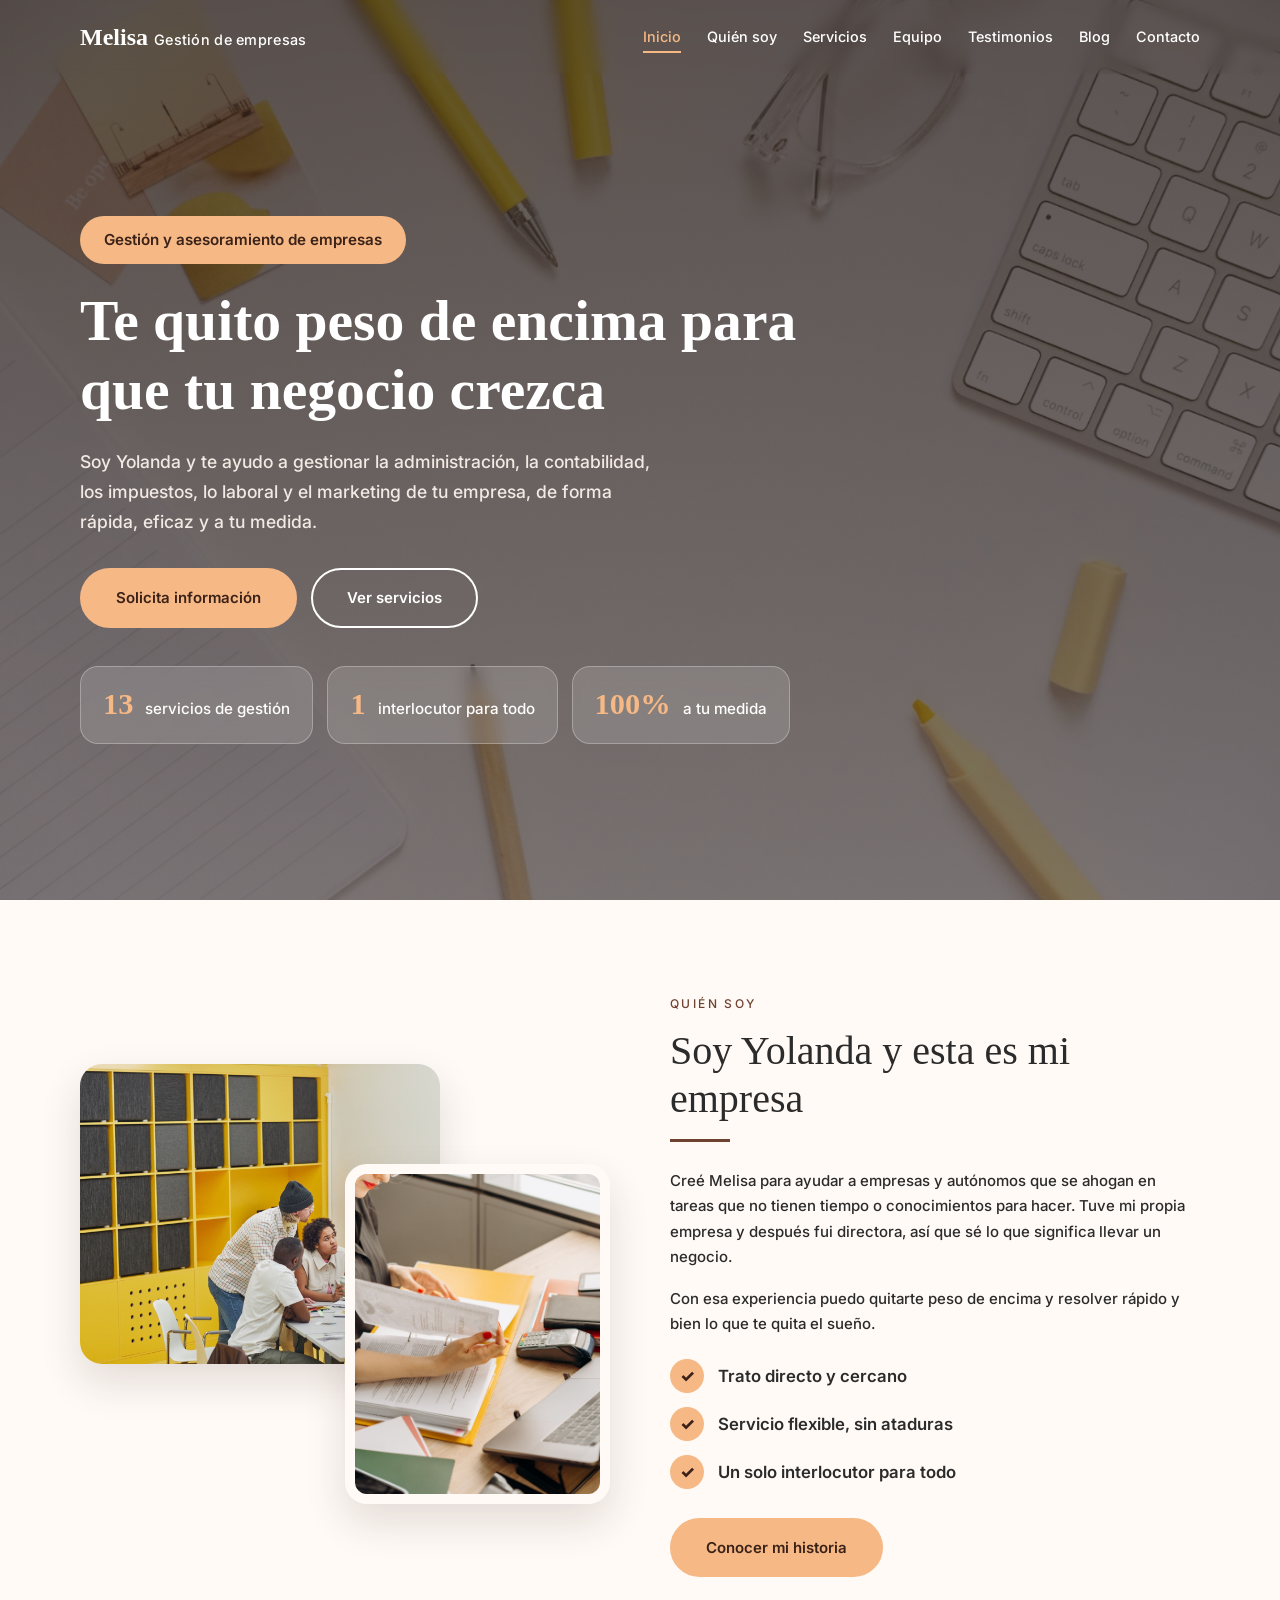
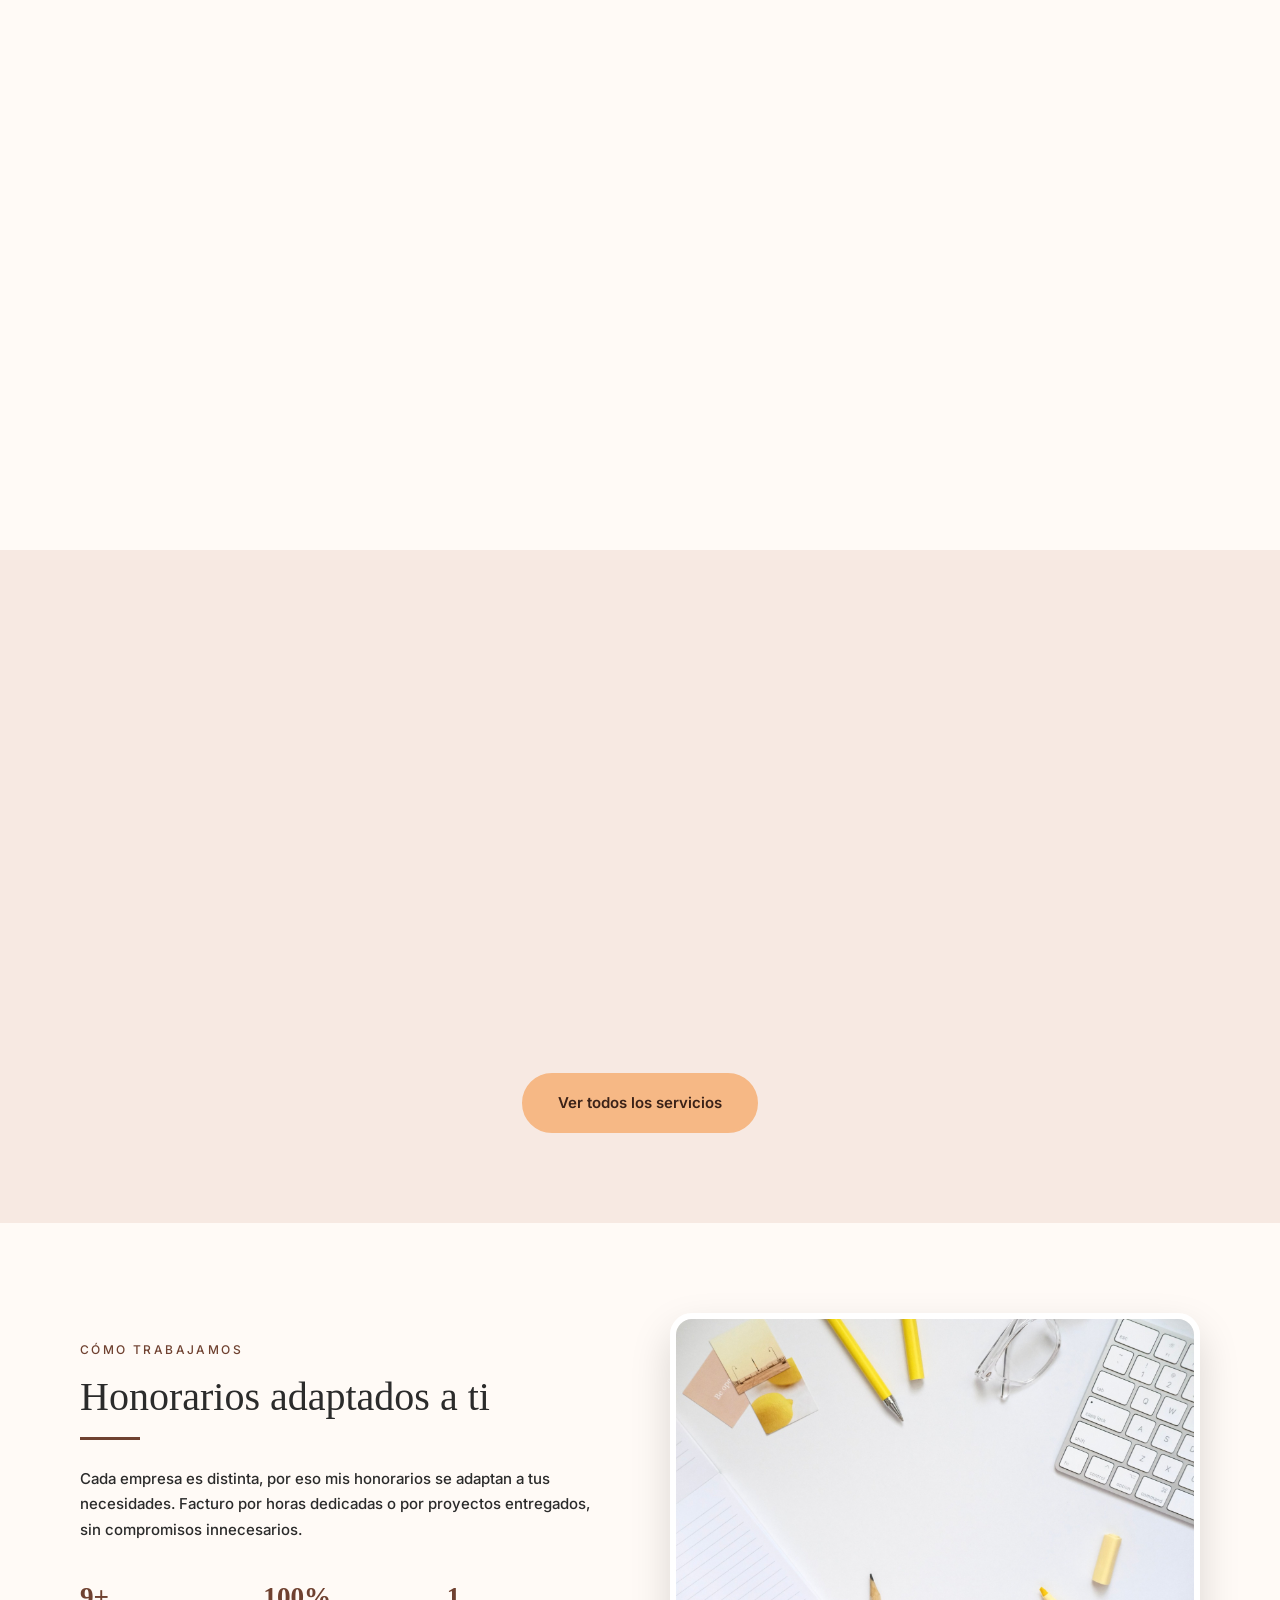
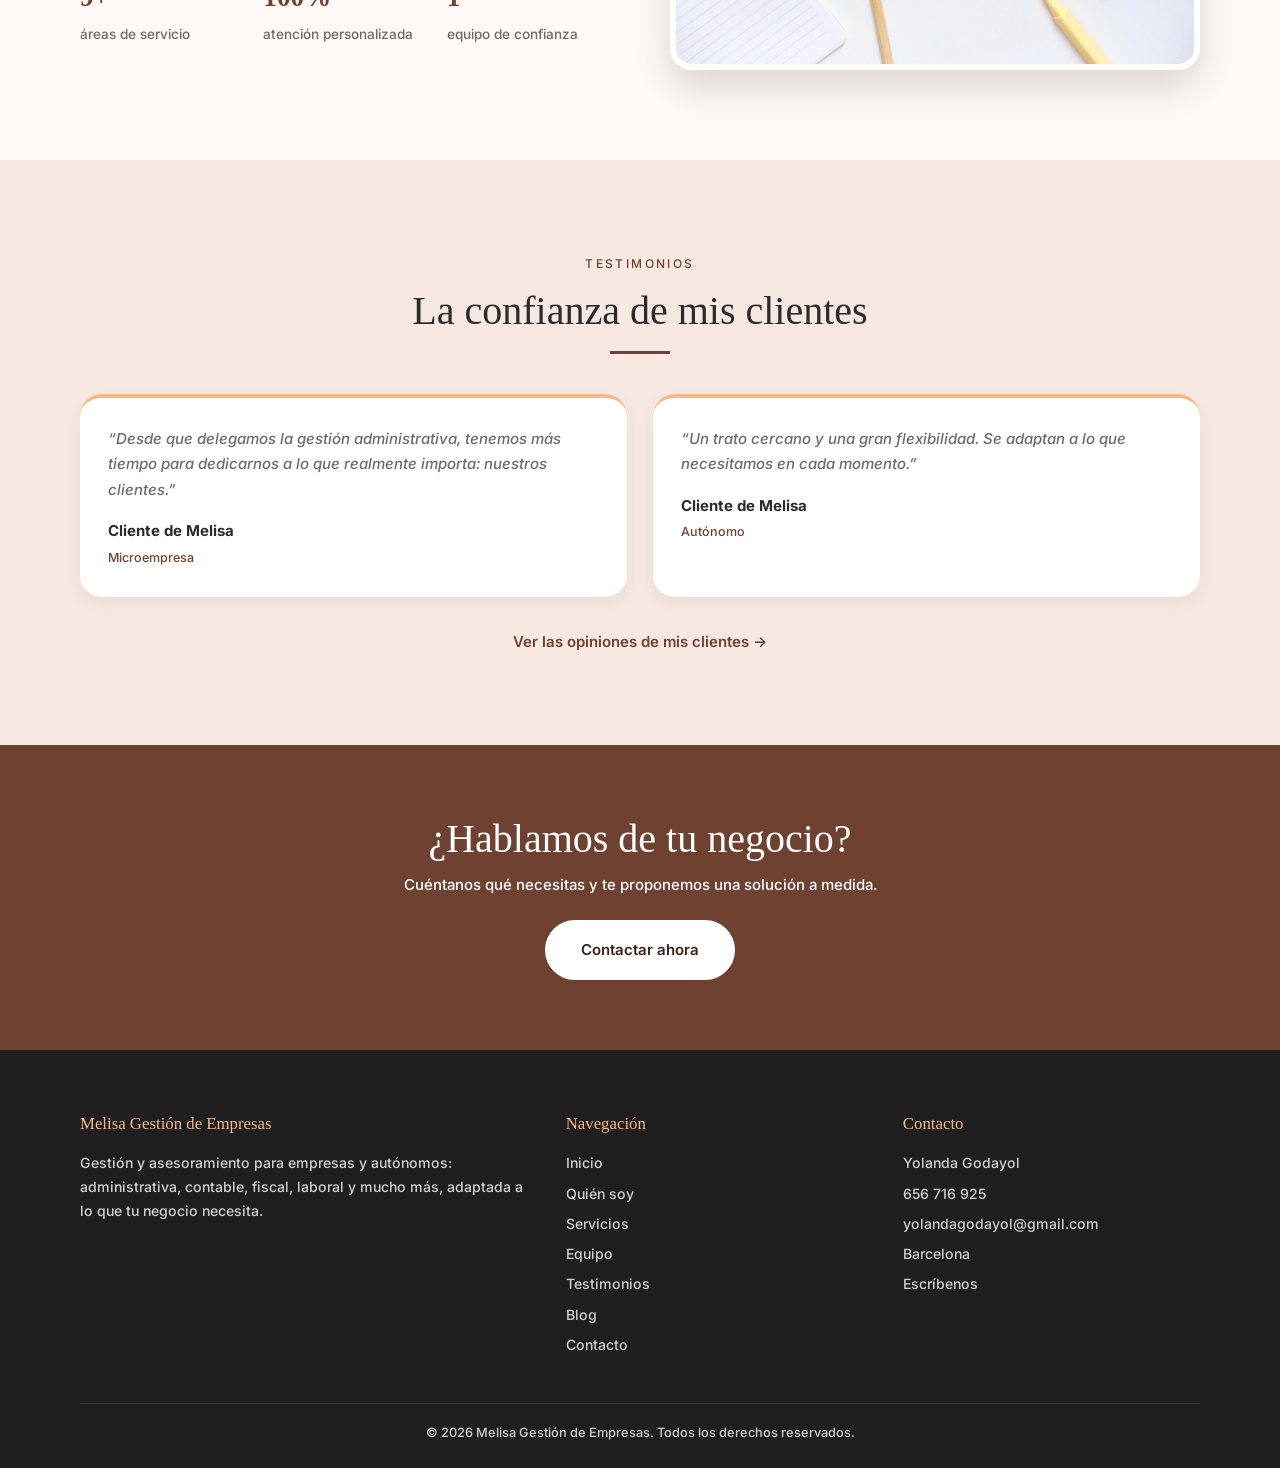
<file: index.html>
<!DOCTYPE html>
<html lang="es">
<head>
<meta charset="UTF-8">
<meta name="viewport" content="width=device-width, initial-scale=1">
<title>Melisa | Gestión y asesoramiento de empresas en Barcelona</title>
<meta name="description" content="Gestión administrativa, contable, fiscal y laboral para autónomos y pymes en Barcelona. Soy Yolanda: te quito peso de encima con un servicio personalizado.">
<meta name="robots" content="index, follow">
<link rel="canonical" href="https://TU-DOMINIO.com/">
<meta property="og:type" content="website">
<meta property="og:locale" content="es_ES">
<meta property="og:site_name" content="Melisa Gestión de Empresas">
<meta property="og:title" content="Melisa | Gestión y asesoramiento de empresas en Barcelona">
<meta property="og:description" content="Gestión administrativa, contable, fiscal y laboral para autónomos y pymes en Barcelona. Soy Yolanda: te quito peso de encima con un servicio personalizado.">
<meta property="og:url" content="https://TU-DOMINIO.com/">
<meta property="og:image" content="https://TU-DOMINIO.com/img/escritorio.jpg">
<script type="application/ld+json">{"@context":"https://schema.org","@type":"ProfessionalService","name":"Melisa Gestión de Empresas","description":"Gestión y asesoramiento para empresas y autónomos","telephone":"+34656716925","email":"yolandagodayol@gmail.com","address":{"@type":"PostalAddress","addressLocality":"Barcelona","addressCountry":"ES"},"url":"https://TU-DOMINIO.com/"}</script>
<link rel="stylesheet" href="css/style.css">
</head>
<body class="home">
<header><div class="contenedor nav">
  <a href="index.html" class="logo">Melisa <span>Gestión de empresas</span></a>
  <nav aria-label="Principal"><ul><li><a href="index.html" class="activo">Inicio</a></li><li><a href="quienes-somos.html">Quién soy</a></li><li><a href="servicios.html">Servicios</a></li><li><a href="equipo.html">Equipo</a></li><li><a href="testimonios.html">Testimonios</a></li><li><a href="blog.html">Blog</a></li><li><a href="contacto.html">Contacto</a></li></ul></nav>
  <button class="burger" aria-label="Abrir menú" aria-expanded="false">&#9776;</button>
</div></header>
<main>

<section class="hero-full">
  <img class="hero-bg" src="img/equipo.jpg" alt="Equipo de trabajo reunido en una oficina luminosa">
  <div class="contenedor">
    <span class="pildora fade">Gestión y asesoramiento de empresas</span>
    <h1 class="fade">Te quito peso de encima para que tu negocio crezca</h1>
    <p class="fade">Soy Yolanda y te ayudo a gestionar la administración, la contabilidad, los impuestos, lo laboral y el marketing de tu empresa, de forma rápida, eficaz y a tu medida.</p>
    <div class="botones fade"><a class="btn" href="contacto.html">Solicita información</a><a class="btn sec" href="servicios.html">Ver servicios</a></div>
    <div class="stats fade"><div class="stat"><b>13</b><span>servicios de gestión</span></div><div class="stat"><b>1</b><span>interlocutor para todo</span></div><div class="stat"><b>100%</b><span>a tu medida</span></div></div>
  </div>
</section>

<section><div class="contenedor dos-col">
  <div class="fotos-dobles inversa fade"><img class="f1" src="img/escritorio.jpg" alt="Escritorio de trabajo con teclado, bolígrafos y cuaderno"><img class="f2" src="img/documentos.jpg" alt="Yolanda revisando documentación de gestión"></div>
  <div class="fade"><span class="etiqueta">Quién soy</span><h2>Soy Yolanda y esta es mi empresa</h2><div class="linea"></div>
  <p>Creé Melisa para ayudar a empresas y autónomos que se ahogan en tareas que no tienen tiempo o conocimientos para hacer. Tuve mi propia empresa y después fui directora, así que sé lo que significa llevar un negocio.</p>
  <p>Con esa experiencia puedo quitarte peso de encima y resolver rápido y bien lo que te quita el sueño.</p>
  <ul class="checks"><li>Trato directo y cercano</li><li>Servicio flexible, sin ataduras</li><li>Un solo interlocutor para todo</li></ul><p style="margin-top:1.8rem"><a class="btn" href="quienes-somos.html">Conocer mi historia</a></p></div>
</div></section>

<section><div class="contenedor dos-col"><div class="fade"><span class="etiqueta">Beneficios</span><h2>¿Por qué externalizar la gestión de tu empresa?</h2><div class="linea"></div><p>Externalizar es encargar ciertas tareas a una persona externa especializada. Así mejoras la eficiencia, reduces costes y puedes centrarte en tu actividad principal.</p><p style="margin-top:1.4rem"><a class="enlace" href="quienes-somos.html">Ver las ventajas de externalizar la gestión →</a></p></div>
<div class="fade"><ul class="lista-ventajas"><li>Acceso a especialistas y experiencia en áreas específicas.</li><li>Reducción de costos operativos y de contratación de personal.</li><li>Mayor flexibilidad para adaptarse a las fluctuaciones del mercado.</li><li>Concentración en actividades de alto valor añadido.</li></ul></div></div></section>
<section class="suave"><div class="contenedor centro">
  <div class="fade"><span class="etiqueta">Servicios</span><h2>Todo lo que tu empresa necesita</h2><div class="linea"></div><p class="lead">Un único equipo para cubrir las áreas de gestión de tu negocio.</p></div>
  <div class="tarjetas" style="text-align:left"><article class="tarjeta fade"><div class="icono">📒</div><h3>Gestión contable y fiscal</h3><p>Asesoramiento y gestión contable y fiscal para empresas.</p></article><article class="tarjeta fade"><div class="icono">👥</div><h3>Gestión laboral</h3><p>Contratos, nóminas y trámites laborales de tu plantilla.</p></article><article class="tarjeta fade"><div class="icono">💶</div><h3>Gestión financiera</h3><p>Control financiero para decidir con información.</p></article></div>
  <p class="fade" style="margin-top:2rem"><a class="btn" href="servicios.html">Ver todos los servicios</a></p>
</div></section>

<section><div class="contenedor dos-col">
  <div class="fade"><span class="etiqueta">Cómo trabajamos</span><h2>Honorarios adaptados a ti</h2><div class="linea"></div>
  <p>Cada empresa es distinta, por eso mis honorarios se adaptan a tus necesidades. Facturo por horas dedicadas o por proyectos entregados, sin compromisos innecesarios.</p>
  <div class="cifras"><div><strong>9+</strong><span>áreas de servicio</span></div><div><strong>100%</strong><span>atención personalizada</span></div><div><strong>1</strong><span>equipo de confianza</span></div></div></div>
  <div class="fade"><img src="img/equipo.jpg" alt="Reunión de equipo en una oficina luminosa" style="box-shadow:0 18px 40px rgba(0,0,0,.15);border:6px solid #fff"></div>
</div></section>

<section class="suave"><div class="contenedor centro">
  <div class="fade"><span class="etiqueta">Testimonios</span><h2>La confianza de mis clientes</h2><div class="linea"></div></div>
  <div class="tarjetas" style="text-align:left">
    <blockquote class="testimonio fade"><p>“Desde que delegamos la gestión administrativa, tenemos más tiempo para dedicarnos a lo que realmente importa: nuestros clientes.”</p><b>Cliente de Melisa</b><small>Microempresa</small></blockquote>
    <blockquote class="testimonio fade"><p>“Un trato cercano y una gran flexibilidad. Se adaptan a lo que necesitamos en cada momento.”</p><b>Cliente de Melisa</b><small>Autónomo</small></blockquote>
  </div>
  <p class="fade" style="margin-top:2rem"><a class="enlace" href="testimonios.html">Ver las opiniones de mis clientes →</a></p>
</div></section>
<section class="cta"><div class="contenedor fade"><h2>¿Hablamos de tu negocio?</h2><p>Cuéntanos qué necesitas y te proponemos una solución a medida.</p><a class="btn" href="contacto.html">Contactar ahora</a></div></section>
</main>
<footer><div class="contenedor">
  <div class="cols">
    <div><h4>Melisa Gestión de Empresas</h4><p>Gestión y asesoramiento para empresas y autónomos: administrativa, contable, fiscal, laboral y mucho más, adaptada a lo que tu negocio necesita.</p></div>
    <div><h4>Navegación</h4><ul><li><a href="index.html">Inicio</a></li><li><a href="quienes-somos.html">Quién soy</a></li><li><a href="servicios.html">Servicios</a></li><li><a href="equipo.html">Equipo</a></li><li><a href="testimonios.html">Testimonios</a></li><li><a href="blog.html">Blog</a></li><li><a href="contacto.html">Contacto</a></li></ul></div>
    <div><h4>Contacto</h4><ul><li>Yolanda Godayol</li><li><a href="tel:+34656716925">656 716 925</a></li><li><a href="mailto:yolandagodayol@gmail.com">yolandagodayol@gmail.com</a></li><li>Barcelona</li><li><a href="contacto.html">Escríbenos</a></li></ul></div>
  </div>
  <p class="copy">© 2026 Melisa Gestión de Empresas. Todos los derechos reservados.</p>
</div></footer>
<script src="js/main.js"></script>
</body>
</html>
</file>
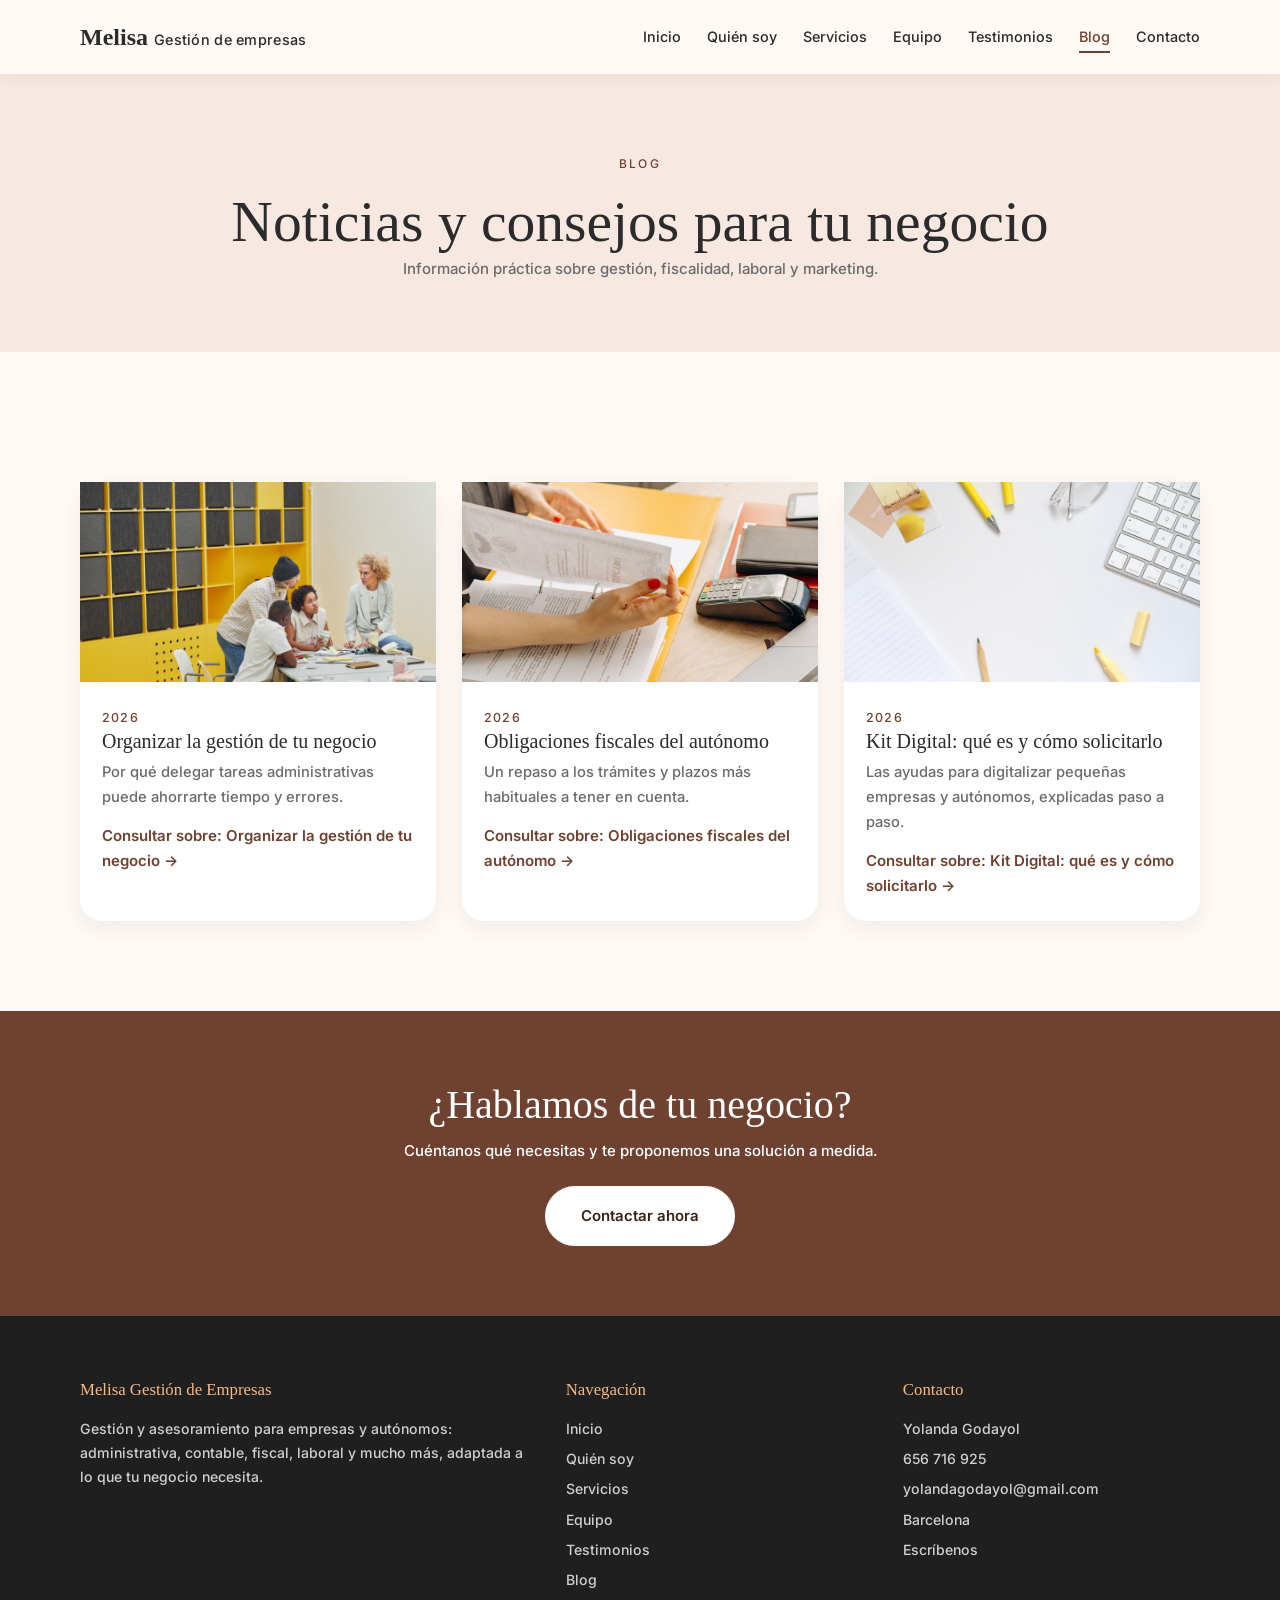
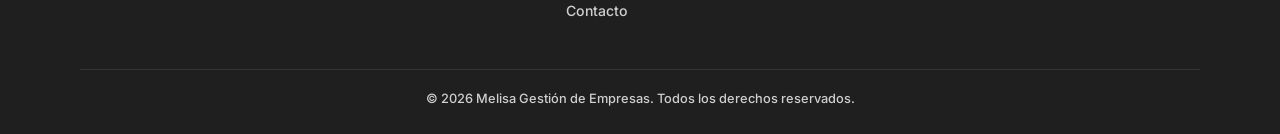
<file: blog.html>
<!DOCTYPE html>
<html lang="es">
<head>
<meta charset="UTF-8">
<meta name="viewport" content="width=device-width, initial-scale=1">
<title>Blog de gestión empresarial | Melisa</title>
<meta name="description" content="Artículos y consejos sobre gestión, fiscalidad, Kit Digital y marketing para autónomos y pymes.">
<meta name="robots" content="index, follow">
<link rel="canonical" href="https://TU-DOMINIO.com/blog.html">
<meta property="og:type" content="website">
<meta property="og:locale" content="es_ES">
<meta property="og:site_name" content="Melisa Gestión de Empresas">
<meta property="og:title" content="Blog de gestión empresarial | Melisa">
<meta property="og:description" content="Artículos y consejos sobre gestión, fiscalidad, Kit Digital y marketing para autónomos y pymes.">
<meta property="og:url" content="https://TU-DOMINIO.com/blog.html">
<meta property="og:image" content="https://TU-DOMINIO.com/img/escritorio.jpg">
<link rel="stylesheet" href="css/style.css">
</head>
<body>
<header><div class="contenedor nav">
  <a href="index.html" class="logo">Melisa <span>Gestión de empresas</span></a>
  <nav aria-label="Principal"><ul><li><a href="index.html">Inicio</a></li><li><a href="quienes-somos.html">Quién soy</a></li><li><a href="servicios.html">Servicios</a></li><li><a href="equipo.html">Equipo</a></li><li><a href="testimonios.html">Testimonios</a></li><li><a href="blog.html" class="activo">Blog</a></li><li><a href="contacto.html">Contacto</a></li></ul></nav>
  <button class="burger" aria-label="Abrir menú" aria-expanded="false">&#9776;</button>
</div></header>
<main>

<section class="cabecera-pagina"><div class="contenedor"><span class="etiqueta">Blog</span><h1>Noticias y consejos para tu negocio</h1><p class="lead">Información práctica sobre gestión, fiscalidad, laboral y marketing.</p></div></section>
<section><div class="contenedor"><div class="tarjetas"><article class="entrada fade"><img src="img/escritorio.jpg" alt="Organizar la gestión de tu negocio"><div class="cuerpo"><time>2026</time><h3>Organizar la gestión de tu negocio</h3><p style="color:#6b6b6b;font-size:.92rem">Por qué delegar tareas administrativas puede ahorrarte tiempo y errores.</p><p style="margin-top:.8rem"><a class="enlace" href="contacto.html">Consultar sobre: Organizar la gestión de tu negocio →</a></p></div></article><article class="entrada fade"><img src="img/documentos.jpg" alt="Obligaciones fiscales del autónomo"><div class="cuerpo"><time>2026</time><h3>Obligaciones fiscales del autónomo</h3><p style="color:#6b6b6b;font-size:.92rem">Un repaso a los trámites y plazos más habituales a tener en cuenta.</p><p style="margin-top:.8rem"><a class="enlace" href="contacto.html">Consultar sobre: Obligaciones fiscales del autónomo →</a></p></div></article><article class="entrada fade"><img src="img/equipo.jpg" alt="Kit Digital: qué es y cómo solicitarlo"><div class="cuerpo"><time>2026</time><h3>Kit Digital: qué es y cómo solicitarlo</h3><p style="color:#6b6b6b;font-size:.92rem">Las ayudas para digitalizar pequeñas empresas y autónomos, explicadas paso a paso.</p><p style="margin-top:.8rem"><a class="enlace" href="contacto.html">Consultar sobre: Kit Digital: qué es y cómo solicitarlo →</a></p></div></article></div></div></section>
<section class="cta"><div class="contenedor fade"><h2>¿Hablamos de tu negocio?</h2><p>Cuéntanos qué necesitas y te proponemos una solución a medida.</p><a class="btn" href="contacto.html">Contactar ahora</a></div></section>
</main>
<footer><div class="contenedor">
  <div class="cols">
    <div><h4>Melisa Gestión de Empresas</h4><p>Gestión y asesoramiento para empresas y autónomos: administrativa, contable, fiscal, laboral y mucho más, adaptada a lo que tu negocio necesita.</p></div>
    <div><h4>Navegación</h4><ul><li><a href="index.html">Inicio</a></li><li><a href="quienes-somos.html">Quién soy</a></li><li><a href="servicios.html">Servicios</a></li><li><a href="equipo.html">Equipo</a></li><li><a href="testimonios.html">Testimonios</a></li><li><a href="blog.html">Blog</a></li><li><a href="contacto.html">Contacto</a></li></ul></div>
    <div><h4>Contacto</h4><ul><li>Yolanda Godayol</li><li><a href="tel:+34656716925">656 716 925</a></li><li><a href="mailto:yolandagodayol@gmail.com">yolandagodayol@gmail.com</a></li><li>Barcelona</li><li><a href="contacto.html">Escríbenos</a></li></ul></div>
  </div>
  <p class="copy">© 2026 Melisa Gestión de Empresas. Todos los derechos reservados.</p>
</div></footer>
<script src="js/main.js"></script>
</body>
</html>
</file>
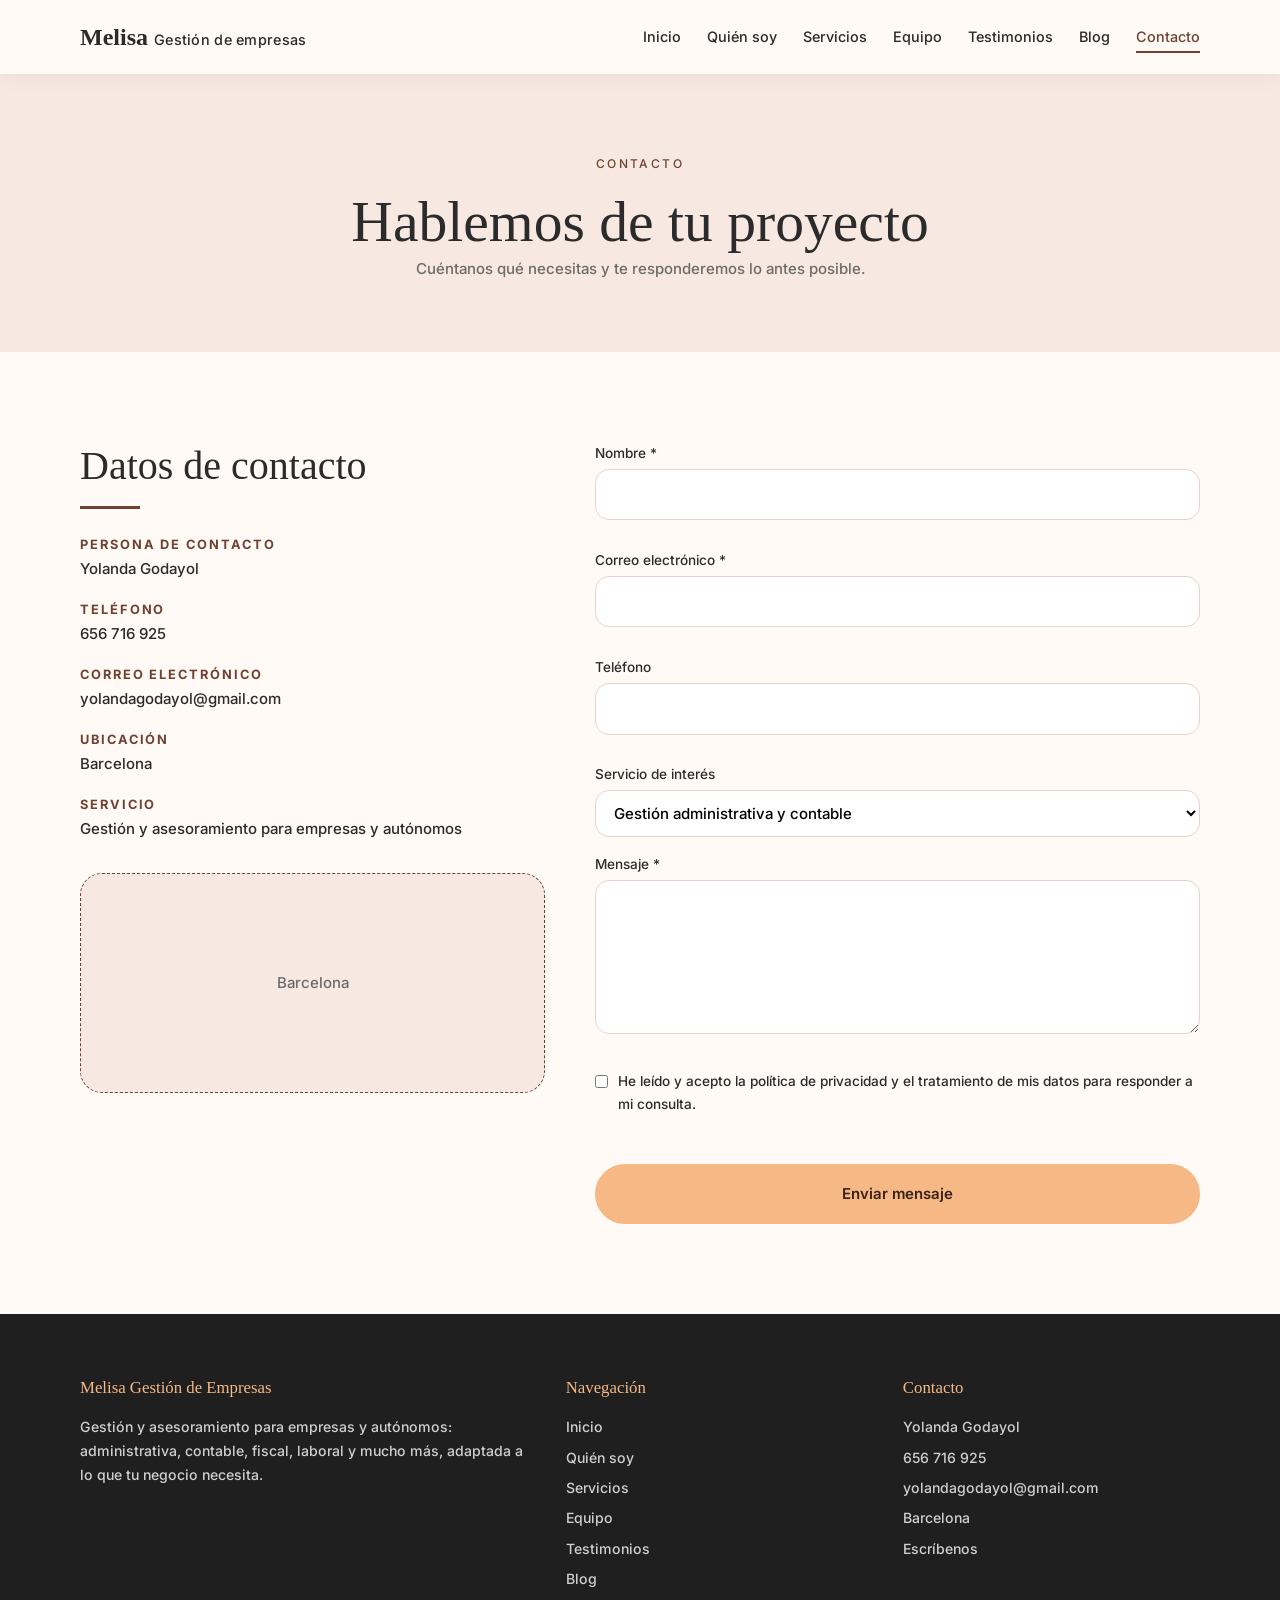
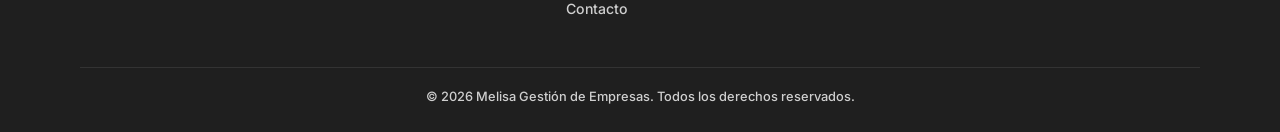
<file: contacto.html>
<!DOCTYPE html>
<html lang="es">
<head>
<meta charset="UTF-8">
<meta name="viewport" content="width=device-width, initial-scale=1">
<title>Contacto | Melisa Gestión de Empresas en Barcelona</title>
<meta name="description" content="Contacta con Yolanda Godayol en Barcelona: llama al 656 716 925 o escribe a yolandagodayol@gmail.com.">
<meta name="robots" content="index, follow">
<link rel="canonical" href="https://TU-DOMINIO.com/contacto.html">
<meta property="og:type" content="website">
<meta property="og:locale" content="es_ES">
<meta property="og:site_name" content="Melisa Gestión de Empresas">
<meta property="og:title" content="Contacto | Melisa Gestión de Empresas en Barcelona">
<meta property="og:description" content="Contacta con Yolanda Godayol en Barcelona: llama al 656 716 925 o escribe a yolandagodayol@gmail.com.">
<meta property="og:url" content="https://TU-DOMINIO.com/contacto.html">
<meta property="og:image" content="https://TU-DOMINIO.com/img/escritorio.jpg">
<link rel="stylesheet" href="css/style.css">
</head>
<body>
<header><div class="contenedor nav">
  <a href="index.html" class="logo">Melisa <span>Gestión de empresas</span></a>
  <nav aria-label="Principal"><ul><li><a href="index.html">Inicio</a></li><li><a href="quienes-somos.html">Quién soy</a></li><li><a href="servicios.html">Servicios</a></li><li><a href="equipo.html">Equipo</a></li><li><a href="testimonios.html">Testimonios</a></li><li><a href="blog.html">Blog</a></li><li><a href="contacto.html" class="activo">Contacto</a></li></ul></nav>
  <button class="burger" aria-label="Abrir menú" aria-expanded="false">&#9776;</button>
</div></header>
<main>

<section class="cabecera-pagina"><div class="contenedor"><span class="etiqueta">Contacto</span><h1>Hablemos de tu proyecto</h1><p class="lead">Cuéntanos qué necesitas y te responderemos lo antes posible.</p></div></section>
<section><div class="contenedor contacto">
  <div class="fade"><h2>Datos de contacto</h2><div class="linea"></div>
  <ul class="datos"><li><b>Persona de contacto</b>Yolanda Godayol</li><li><b>Teléfono</b><a href="tel:+34656716925">656 716 925</a></li><li><b>Correo electrónico</b><a href="mailto:yolandagodayol@gmail.com">yolandagodayol@gmail.com</a></li><li><b>Ubicación</b>Barcelona</li><li><b>Servicio</b>Gestión y asesoramiento para empresas y autónomos</li></ul>
  <div class="mapa">Barcelona</div></div>
  <form id="form-contacto" class="fade" novalidate>
    <div><label for="nombre">Nombre *</label><input id="nombre" name="nombre" type="text" autocomplete="name"><span class="error"></span></div>
    <div><label for="email">Correo electrónico *</label><input id="email" name="email" type="email" autocomplete="email"><span class="error"></span></div>
    <div><label for="telefono">Teléfono</label><input id="telefono" name="telefono" type="tel" autocomplete="tel"><span class="error"></span></div>
    <div><label for="servicio">Servicio de interés</label><select id="servicio" name="servicio"><option>Gestión administrativa y contable</option><option>Gestión fiscal</option><option>Gestión laboral y RR. HH.</option><option>Marketing y Community Manager</option><option>Kit Digital</option><option>Asesoramiento jurídico</option><option>Plan de empresa</option><option>Otro</option></select></div>
    <div><label for="mensaje">Mensaje *</label><textarea id="mensaje" name="mensaje" rows="5"></textarea><span class="error"></span></div>
    <div class="check"><input id="privacidad" name="privacidad" type="checkbox"><label for="privacidad">He leído y acepto la política de privacidad y el tratamiento de mis datos para responder a mi consulta.</label></div><span class="error err-priv"></span>
    <button class="btn" type="submit">Enviar mensaje</button>
    <div id="mensaje-form" role="status"></div>
  </form>
</div></section>
</main>
<footer><div class="contenedor">
  <div class="cols">
    <div><h4>Melisa Gestión de Empresas</h4><p>Gestión y asesoramiento para empresas y autónomos: administrativa, contable, fiscal, laboral y mucho más, adaptada a lo que tu negocio necesita.</p></div>
    <div><h4>Navegación</h4><ul><li><a href="index.html">Inicio</a></li><li><a href="quienes-somos.html">Quién soy</a></li><li><a href="servicios.html">Servicios</a></li><li><a href="equipo.html">Equipo</a></li><li><a href="testimonios.html">Testimonios</a></li><li><a href="blog.html">Blog</a></li><li><a href="contacto.html">Contacto</a></li></ul></div>
    <div><h4>Contacto</h4><ul><li>Yolanda Godayol</li><li><a href="tel:+34656716925">656 716 925</a></li><li><a href="mailto:yolandagodayol@gmail.com">yolandagodayol@gmail.com</a></li><li>Barcelona</li><li><a href="contacto.html">Escríbenos</a></li></ul></div>
  </div>
  <p class="copy">© 2026 Melisa Gestión de Empresas. Todos los derechos reservados.</p>
</div></footer>
<script src="js/main.js"></script>
</body>
</html>
</file>
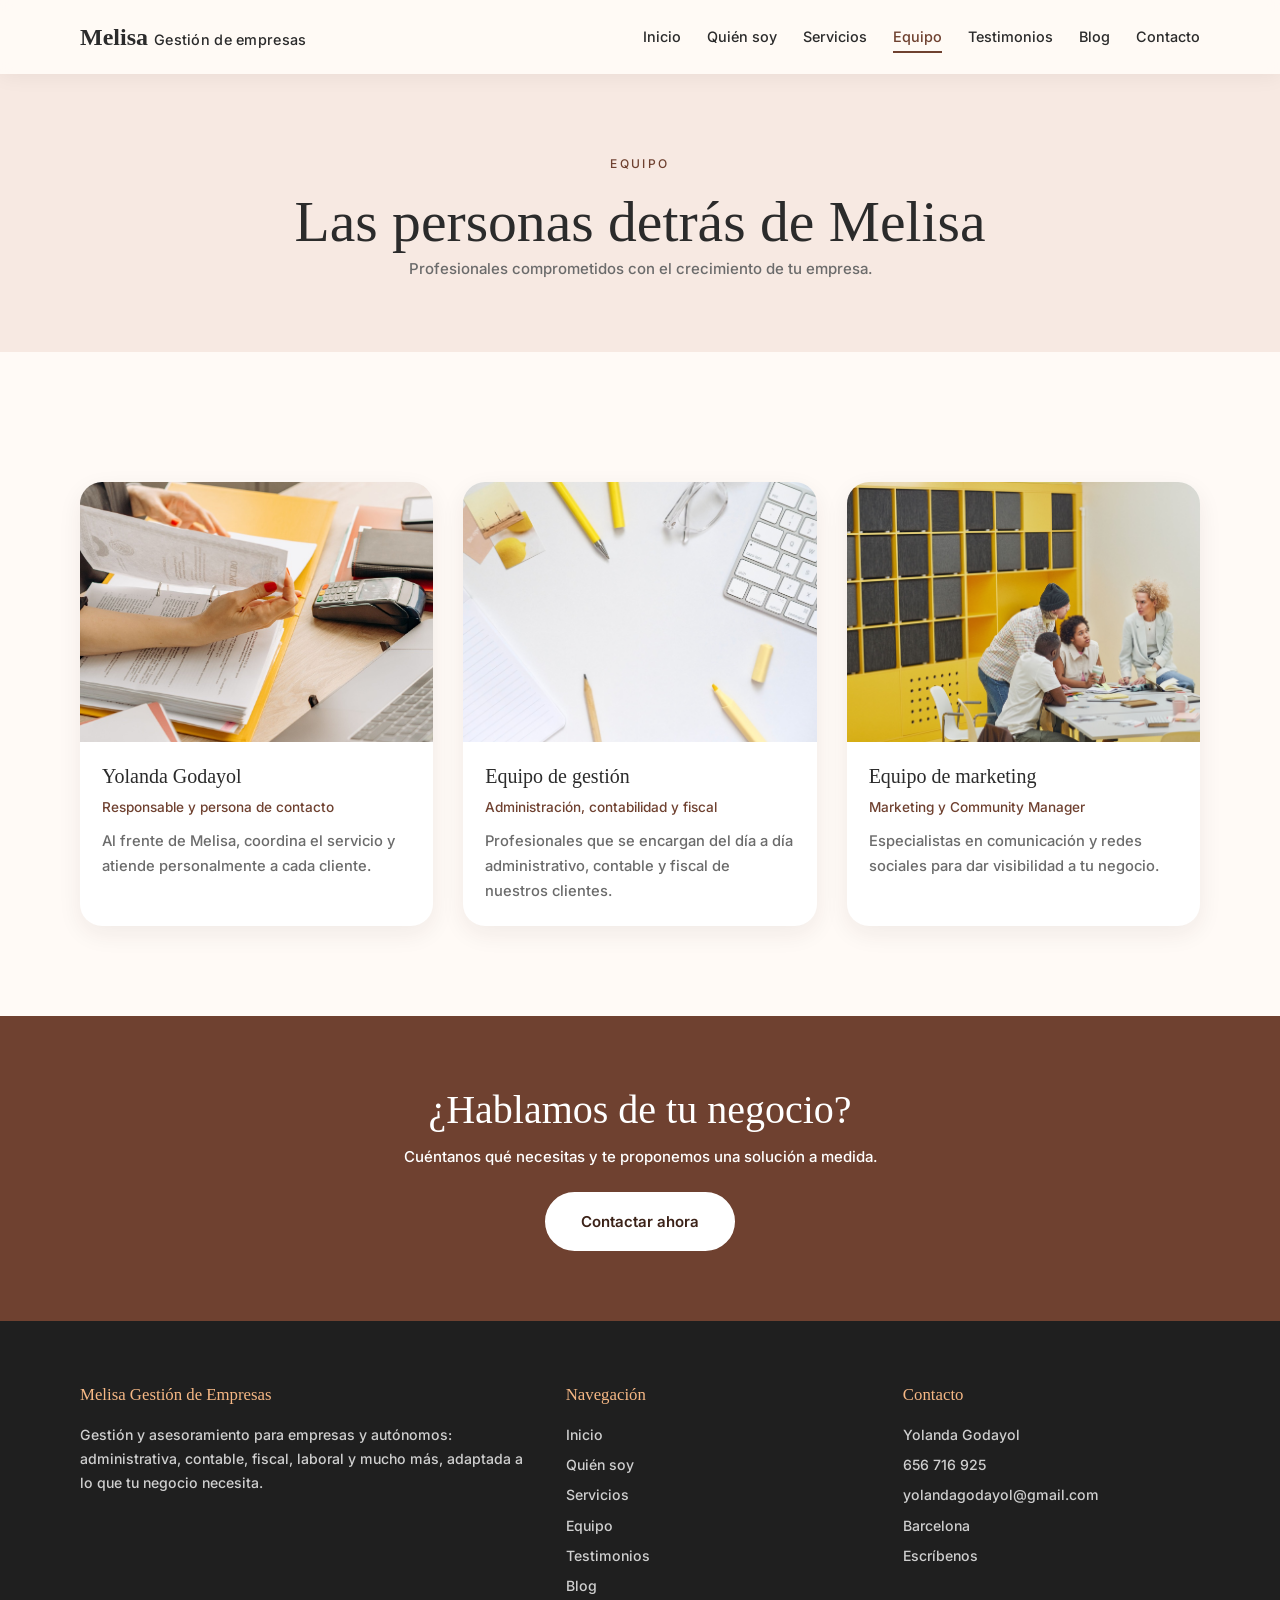
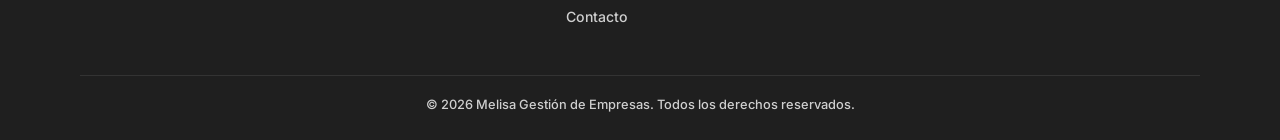
<file: equipo.html>
<!DOCTYPE html>
<html lang="es">
<head>
<meta charset="UTF-8">
<meta name="viewport" content="width=device-width, initial-scale=1">
<title>Equipo | Melisa Gestión de Empresas</title>
<meta name="description" content="Conoce al equipo de Melisa Gestión de Empresas, encabezado por Yolanda Godayol.">
<meta name="robots" content="index, follow">
<link rel="canonical" href="https://TU-DOMINIO.com/equipo.html">
<meta property="og:type" content="website">
<meta property="og:locale" content="es_ES">
<meta property="og:site_name" content="Melisa Gestión de Empresas">
<meta property="og:title" content="Equipo | Melisa Gestión de Empresas">
<meta property="og:description" content="Conoce al equipo de Melisa Gestión de Empresas, encabezado por Yolanda Godayol.">
<meta property="og:url" content="https://TU-DOMINIO.com/equipo.html">
<meta property="og:image" content="https://TU-DOMINIO.com/img/escritorio.jpg">
<link rel="stylesheet" href="css/style.css">
</head>
<body>
<header><div class="contenedor nav">
  <a href="index.html" class="logo">Melisa <span>Gestión de empresas</span></a>
  <nav aria-label="Principal"><ul><li><a href="index.html">Inicio</a></li><li><a href="quienes-somos.html">Quién soy</a></li><li><a href="servicios.html">Servicios</a></li><li><a href="equipo.html" class="activo">Equipo</a></li><li><a href="testimonios.html">Testimonios</a></li><li><a href="blog.html">Blog</a></li><li><a href="contacto.html">Contacto</a></li></ul></nav>
  <button class="burger" aria-label="Abrir menú" aria-expanded="false">&#9776;</button>
</div></header>
<main>

<section class="cabecera-pagina"><div class="contenedor"><span class="etiqueta">Equipo</span><h1>Las personas detrás de Melisa</h1><p class="lead">Profesionales comprometidos con el crecimiento de tu empresa.</p></div></section>
<section><div class="contenedor"><div class="equipo">
<article class="persona fade"><img src="img/documentos.jpg" alt="Yolanda Godayol" style="object-position:center 60%"><div><h3>Yolanda Godayol</h3><em>Responsable y persona de contacto</em><p style="margin-top:.6rem;font-size:.92rem;color:#6b6b6b">Al frente de Melisa, coordina el servicio y atiende personalmente a cada cliente.</p></div></article>
<article class="persona fade"><img src="img/equipo.jpg" alt="Equipo de gestión" style="object-position:70% 40%"><div><h3>Equipo de gestión</h3><em>Administración, contabilidad y fiscal</em><p style="margin-top:.6rem;font-size:.92rem;color:#6b6b6b">Profesionales que se encargan del día a día administrativo, contable y fiscal de nuestros clientes.</p></div></article>
<article class="persona fade"><img src="img/escritorio.jpg" alt="Equipo de marketing"><div><h3>Equipo de marketing</h3><em>Marketing y Community Manager</em><p style="margin-top:.6rem;font-size:.92rem;color:#6b6b6b">Especialistas en comunicación y redes sociales para dar visibilidad a tu negocio.</p></div></article>
</div></div></section>
<section class="cta"><div class="contenedor fade"><h2>¿Hablamos de tu negocio?</h2><p>Cuéntanos qué necesitas y te proponemos una solución a medida.</p><a class="btn" href="contacto.html">Contactar ahora</a></div></section>
</main>
<footer><div class="contenedor">
  <div class="cols">
    <div><h4>Melisa Gestión de Empresas</h4><p>Gestión y asesoramiento para empresas y autónomos: administrativa, contable, fiscal, laboral y mucho más, adaptada a lo que tu negocio necesita.</p></div>
    <div><h4>Navegación</h4><ul><li><a href="index.html">Inicio</a></li><li><a href="quienes-somos.html">Quién soy</a></li><li><a href="servicios.html">Servicios</a></li><li><a href="equipo.html">Equipo</a></li><li><a href="testimonios.html">Testimonios</a></li><li><a href="blog.html">Blog</a></li><li><a href="contacto.html">Contacto</a></li></ul></div>
    <div><h4>Contacto</h4><ul><li>Yolanda Godayol</li><li><a href="tel:+34656716925">656 716 925</a></li><li><a href="mailto:yolandagodayol@gmail.com">yolandagodayol@gmail.com</a></li><li>Barcelona</li><li><a href="contacto.html">Escríbenos</a></li></ul></div>
  </div>
  <p class="copy">© 2026 Melisa Gestión de Empresas. Todos los derechos reservados.</p>
</div></footer>
<script src="js/main.js"></script>
</body>
</html>
</file>
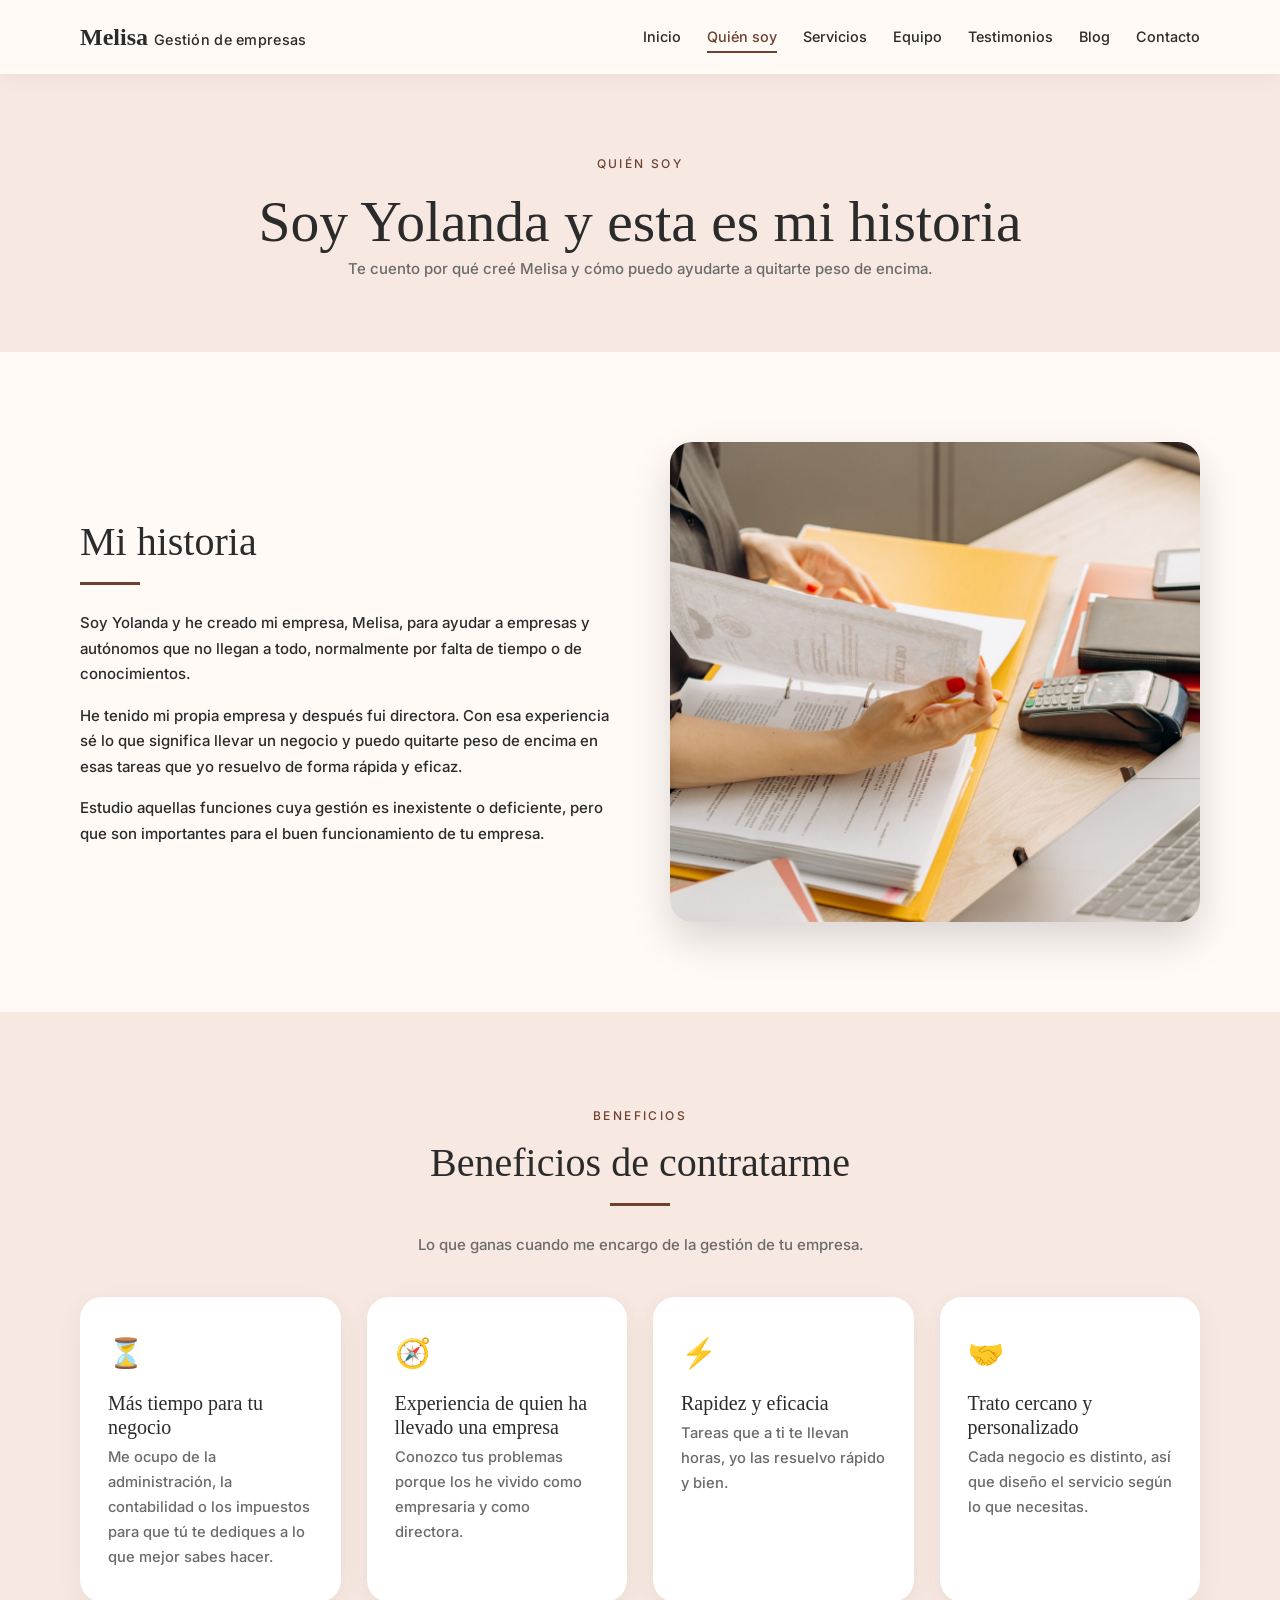
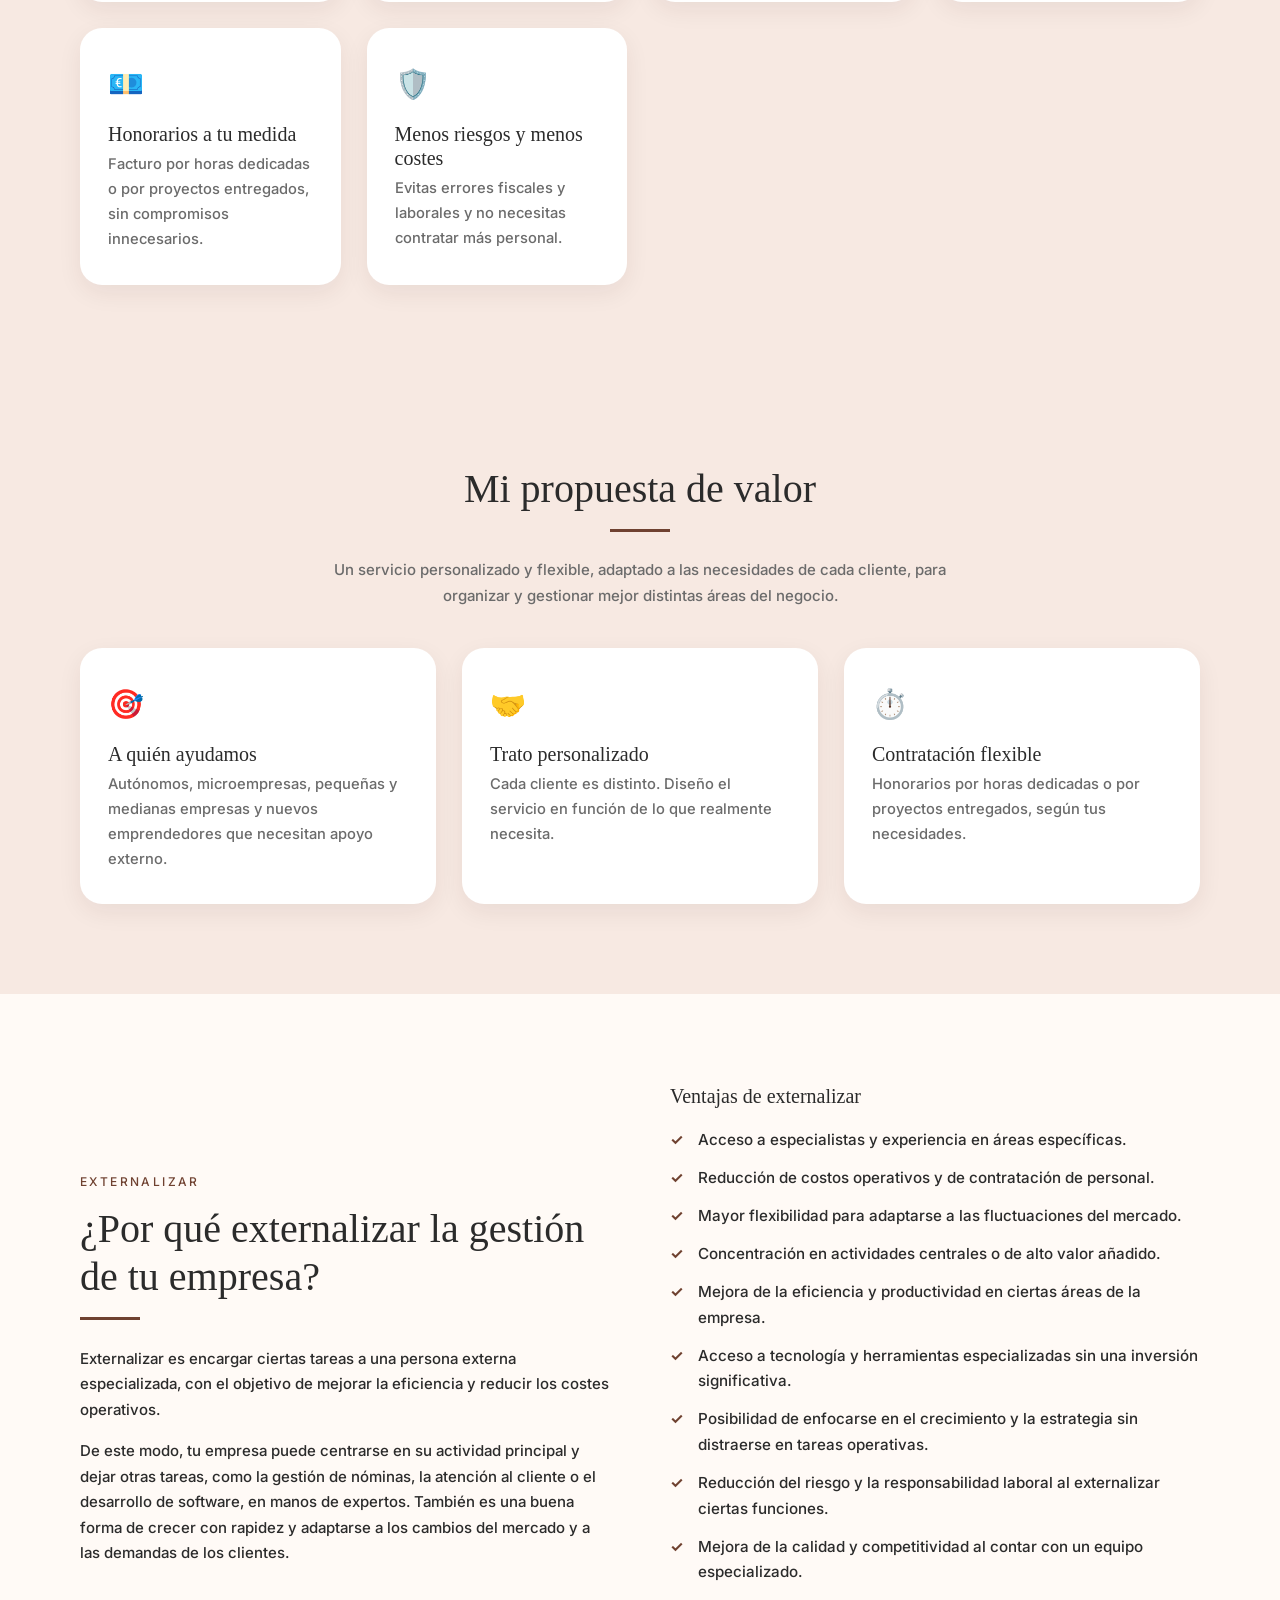
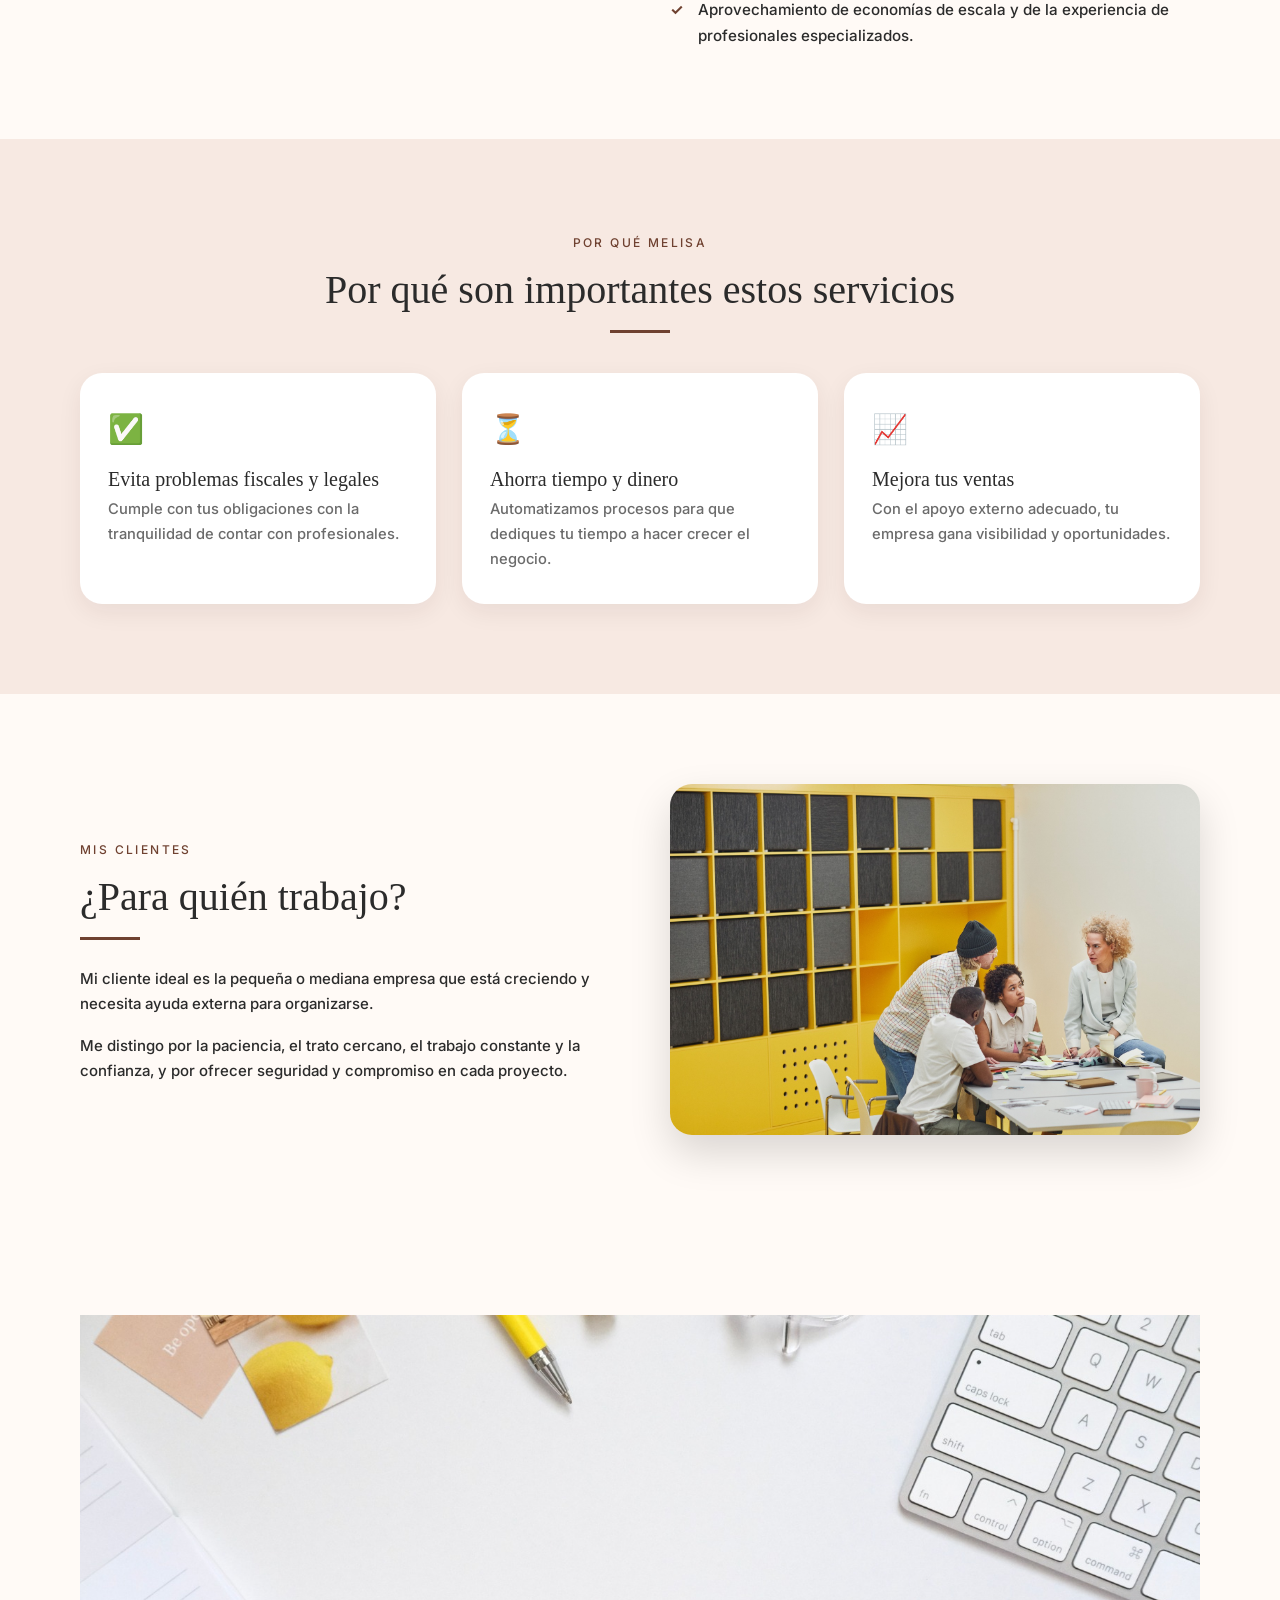
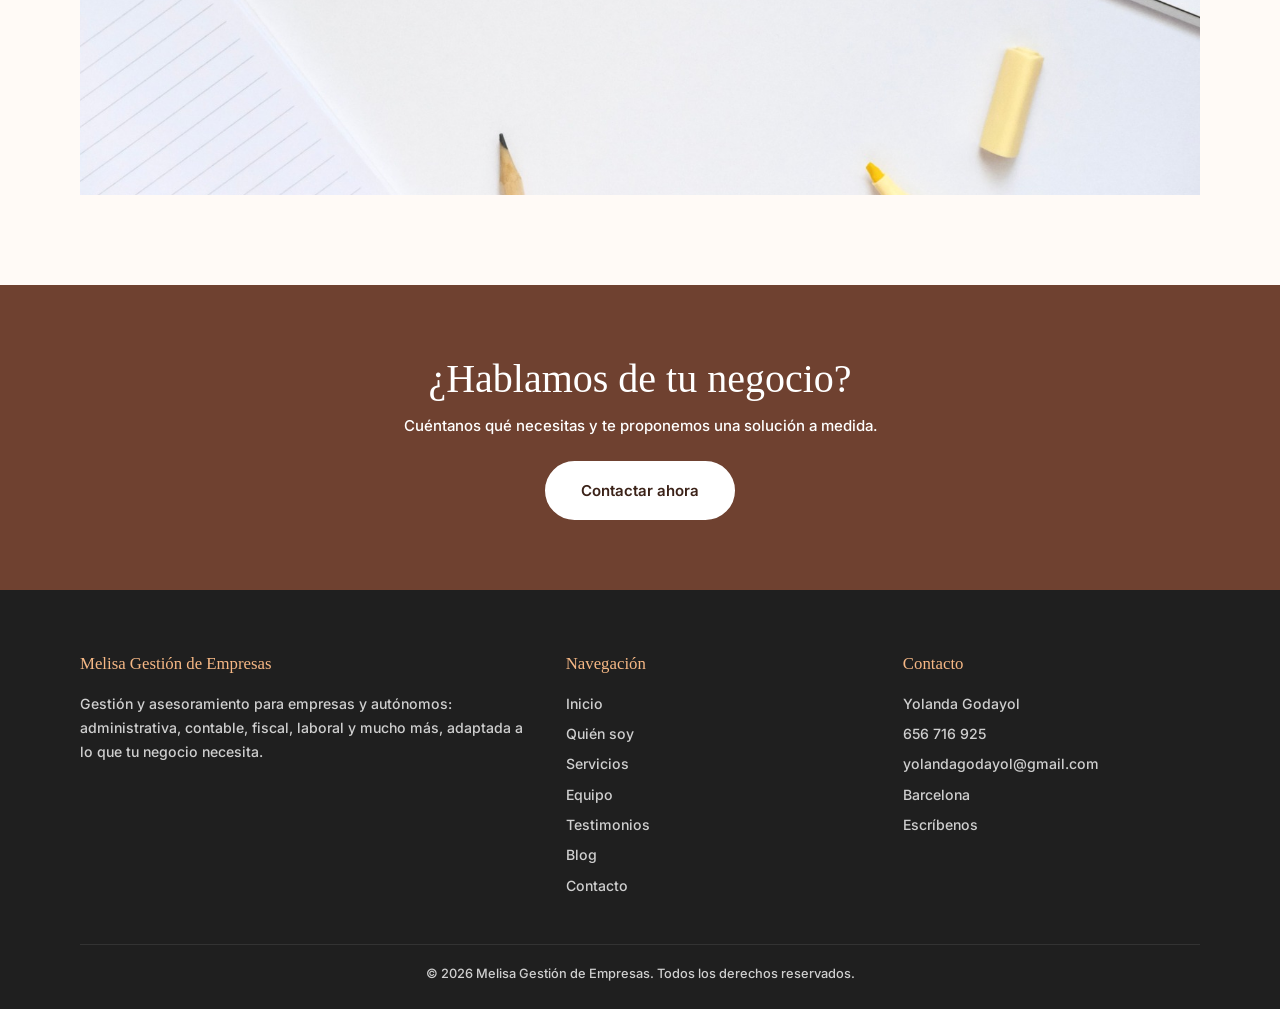
<file: quienes-somos.html>
<!DOCTYPE html>
<html lang="es">
<head>
<meta charset="UTF-8">
<meta name="viewport" content="width=device-width, initial-scale=1">
<title>Quién soy | Melisa, gestión para empresas y autónomos</title>
<meta name="description" content="Conoce a Yolanda, fundadora de Melisa: empresaria y directora que ayuda a autónomos y pymes a gestionar mejor su negocio.">
<meta name="robots" content="index, follow">
<link rel="canonical" href="https://TU-DOMINIO.com/quienes-somos.html">
<meta property="og:type" content="website">
<meta property="og:locale" content="es_ES">
<meta property="og:site_name" content="Melisa Gestión de Empresas">
<meta property="og:title" content="Quién soy | Melisa, gestión para empresas y autónomos">
<meta property="og:description" content="Conoce a Yolanda, fundadora de Melisa: empresaria y directora que ayuda a autónomos y pymes a gestionar mejor su negocio.">
<meta property="og:url" content="https://TU-DOMINIO.com/quienes-somos.html">
<meta property="og:image" content="https://TU-DOMINIO.com/img/escritorio.jpg">
<link rel="stylesheet" href="css/style.css">
</head>
<body>
<header><div class="contenedor nav">
  <a href="index.html" class="logo">Melisa <span>Gestión de empresas</span></a>
  <nav aria-label="Principal"><ul><li><a href="index.html">Inicio</a></li><li><a href="quienes-somos.html" class="activo">Quién soy</a></li><li><a href="servicios.html">Servicios</a></li><li><a href="equipo.html">Equipo</a></li><li><a href="testimonios.html">Testimonios</a></li><li><a href="blog.html">Blog</a></li><li><a href="contacto.html">Contacto</a></li></ul></nav>
  <button class="burger" aria-label="Abrir menú" aria-expanded="false">&#9776;</button>
</div></header>
<main>

<section class="cabecera-pagina"><div class="contenedor"><span class="etiqueta">Quién soy</span><h1>Soy Yolanda y esta es mi historia</h1><p class="lead">Te cuento por qué creé Melisa y cómo puedo ayudarte a quitarte peso de encima.</p></div></section>
<section><div class="contenedor dos-col">
  <div class="fade"><h2>Mi historia</h2><div class="linea"></div>
  <p>Soy Yolanda y he creado mi empresa, Melisa, para ayudar a empresas y autónomos que no llegan a todo, normalmente por falta de tiempo o de conocimientos.</p>
  <p>He tenido mi propia empresa y después fui directora. Con esa experiencia sé lo que significa llevar un negocio y puedo quitarte peso de encima en esas tareas que yo resuelvo de forma rápida y eficaz.</p>
  <p>Estudio aquellas funciones cuya gestión es inexistente o deficiente, pero que son importantes para el buen funcionamiento de tu empresa.</p></div>
  <div class="fade"><img src="img/documentos.jpg" alt="Yolanda revisando documentación de gestión" style="max-height:480px;width:100%;object-fit:cover;box-shadow:0 18px 40px rgba(0,0,0,.15)"></div>
</div></section>
<section class="suave"><div class="contenedor centro"><div class="fade"><span class="etiqueta">Beneficios</span><h2>Beneficios de contratarme</h2><div class="linea"></div><p class="lead">Lo que ganas cuando me encargo de la gestión de tu empresa.</p></div>
<div class="tarjetas" style="text-align:left"><article class="tarjeta fade"><div class="icono">⏳</div><h3>Más tiempo para tu negocio</h3><p>Me ocupo de la administración, la contabilidad o los impuestos para que tú te dediques a lo que mejor sabes hacer.</p></article><article class="tarjeta fade"><div class="icono">🧭</div><h3>Experiencia de quien ha llevado una empresa</h3><p>Conozco tus problemas porque los he vivido como empresaria y como directora.</p></article><article class="tarjeta fade"><div class="icono">⚡</div><h3>Rapidez y eficacia</h3><p>Tareas que a ti te llevan horas, yo las resuelvo rápido y bien.</p></article><article class="tarjeta fade"><div class="icono">🤝</div><h3>Trato cercano y personalizado</h3><p>Cada negocio es distinto, así que diseño el servicio según lo que necesitas.</p></article><article class="tarjeta fade"><div class="icono">💶</div><h3>Honorarios a tu medida</h3><p>Facturo por horas dedicadas o por proyectos entregados, sin compromisos innecesarios.</p></article><article class="tarjeta fade"><div class="icono">🛡️</div><h3>Menos riesgos y menos costes</h3><p>Evitas errores fiscales y laborales y no necesitas contratar más personal.</p></article></div></div></section>
<section class="suave"><div class="contenedor centro"><div class="fade"><h2>Mi propuesta de valor</h2><div class="linea"></div><p class="lead">Un servicio personalizado y flexible, adaptado a las necesidades de cada cliente, para organizar y gestionar mejor distintas áreas del negocio.</p></div>
<div class="tarjetas" style="text-align:left">
<article class="tarjeta fade"><div class="icono">🎯</div><h3>A quién ayudamos</h3><p>Autónomos, microempresas, pequeñas y medianas empresas y nuevos emprendedores que necesitan apoyo externo.</p></article>
<article class="tarjeta fade"><div class="icono">🤝</div><h3>Trato personalizado</h3><p>Cada cliente es distinto. Diseño el servicio en función de lo que realmente necesita.</p></article>
<article class="tarjeta fade"><div class="icono">⏱️</div><h3>Contratación flexible</h3><p>Honorarios por horas dedicadas o por proyectos entregados, según tus necesidades.</p></article>
</div></div></section>
<section><div class="contenedor dos-col">
  <div class="fade"><span class="etiqueta">Externalizar</span><h2>¿Por qué externalizar la gestión de tu empresa?</h2><div class="linea"></div>
  <p>Externalizar es encargar ciertas tareas a una persona externa especializada, con el objetivo de mejorar la eficiencia y reducir los costes operativos.</p>
  <p>De este modo, tu empresa puede centrarse en su actividad principal y dejar otras tareas, como la gestión de nóminas, la atención al cliente o el desarrollo de software, en manos de expertos. También es una buena forma de crecer con rapidez y adaptarse a los cambios del mercado y a las demandas de los clientes.</p></div>
  <div class="fade"><h3>Ventajas de externalizar</h3><ul class="lista-ventajas"><li>Acceso a especialistas y experiencia en áreas específicas.</li><li>Reducción de costos operativos y de contratación de personal.</li><li>Mayor flexibilidad para adaptarse a las fluctuaciones del mercado.</li><li>Concentración en actividades centrales o de alto valor añadido.</li><li>Mejora de la eficiencia y productividad en ciertas áreas de la empresa.</li><li>Acceso a tecnología y herramientas especializadas sin una inversión significativa.</li><li>Posibilidad de enfocarse en el crecimiento y la estrategia sin distraerse en tareas operativas.</li><li>Reducción del riesgo y la responsabilidad laboral al externalizar ciertas funciones.</li><li>Mejora de la calidad y competitividad al contar con un equipo especializado.</li><li>Aprovechamiento de economías de escala y de la experiencia de profesionales especializados.</li></ul></div>
</div></section>
<section class="suave"><div class="contenedor centro"><div class="fade"><span class="etiqueta">Por qué Melisa</span><h2>Por qué son importantes estos servicios</h2><div class="linea"></div></div>
<div class="tarjetas" style="text-align:left"><article class="tarjeta fade"><div class="icono">✅</div><h3>Evita problemas fiscales y legales</h3><p>Cumple con tus obligaciones con la tranquilidad de contar con profesionales.</p></article><article class="tarjeta fade"><div class="icono">⏳</div><h3>Ahorra tiempo y dinero</h3><p>Automatizamos procesos para que dediques tu tiempo a hacer crecer el negocio.</p></article><article class="tarjeta fade"><div class="icono">📈</div><h3>Mejora tus ventas</h3><p>Con el apoyo externo adecuado, tu empresa gana visibilidad y oportunidades.</p></article></div></div></section>
<section><div class="contenedor dos-col"><div class="fade"><span class="etiqueta">Mis clientes</span><h2>¿Para quién trabajo?</h2><div class="linea"></div><p>Mi cliente ideal es la pequeña o mediana empresa que está creciendo y necesita ayuda externa para organizarse.</p><p>Me distingo por la paciencia, el trato cercano, el trabajo constante y la confianza, y por ofrecer seguridad y compromiso en cada proyecto.</p></div><div class="fade"><img src="img/escritorio.jpg" alt="Espacio de trabajo organizado" style="box-shadow:0 18px 40px rgba(0,0,0,.15)"></div></div></section>
<section><div class="contenedor"><img class="fade" src="img/equipo.jpg" alt="Equipo de Melisa trabajando en grupo" style="width:100%;max-height:480px;object-fit:cover"></div></section>
<section class="cta"><div class="contenedor fade"><h2>¿Hablamos de tu negocio?</h2><p>Cuéntanos qué necesitas y te proponemos una solución a medida.</p><a class="btn" href="contacto.html">Contactar ahora</a></div></section>
</main>
<footer><div class="contenedor">
  <div class="cols">
    <div><h4>Melisa Gestión de Empresas</h4><p>Gestión y asesoramiento para empresas y autónomos: administrativa, contable, fiscal, laboral y mucho más, adaptada a lo que tu negocio necesita.</p></div>
    <div><h4>Navegación</h4><ul><li><a href="index.html">Inicio</a></li><li><a href="quienes-somos.html">Quién soy</a></li><li><a href="servicios.html">Servicios</a></li><li><a href="equipo.html">Equipo</a></li><li><a href="testimonios.html">Testimonios</a></li><li><a href="blog.html">Blog</a></li><li><a href="contacto.html">Contacto</a></li></ul></div>
    <div><h4>Contacto</h4><ul><li>Yolanda Godayol</li><li><a href="tel:+34656716925">656 716 925</a></li><li><a href="mailto:yolandagodayol@gmail.com">yolandagodayol@gmail.com</a></li><li>Barcelona</li><li><a href="contacto.html">Escríbenos</a></li></ul></div>
  </div>
  <p class="copy">© 2026 Melisa Gestión de Empresas. Todos los derechos reservados.</p>
</div></footer>
<script src="js/main.js"></script>
</body>
</html>
</file>
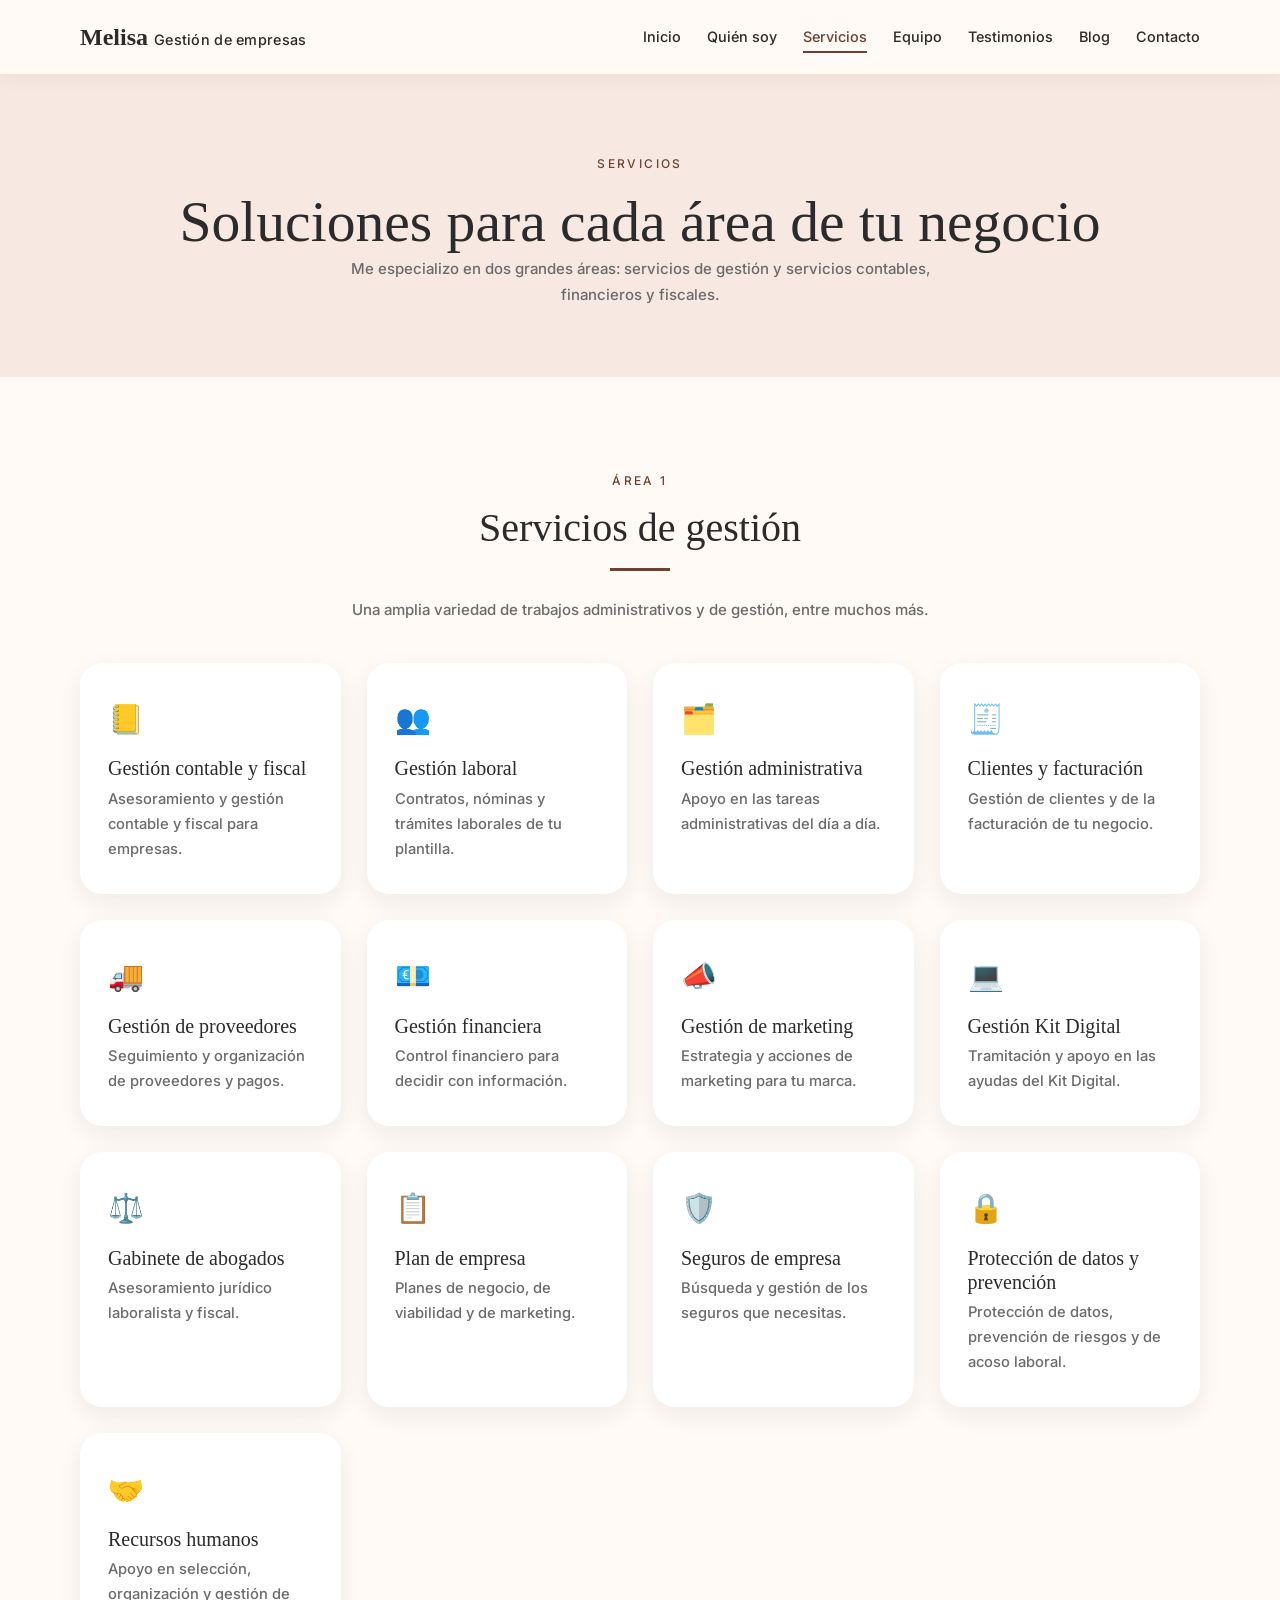
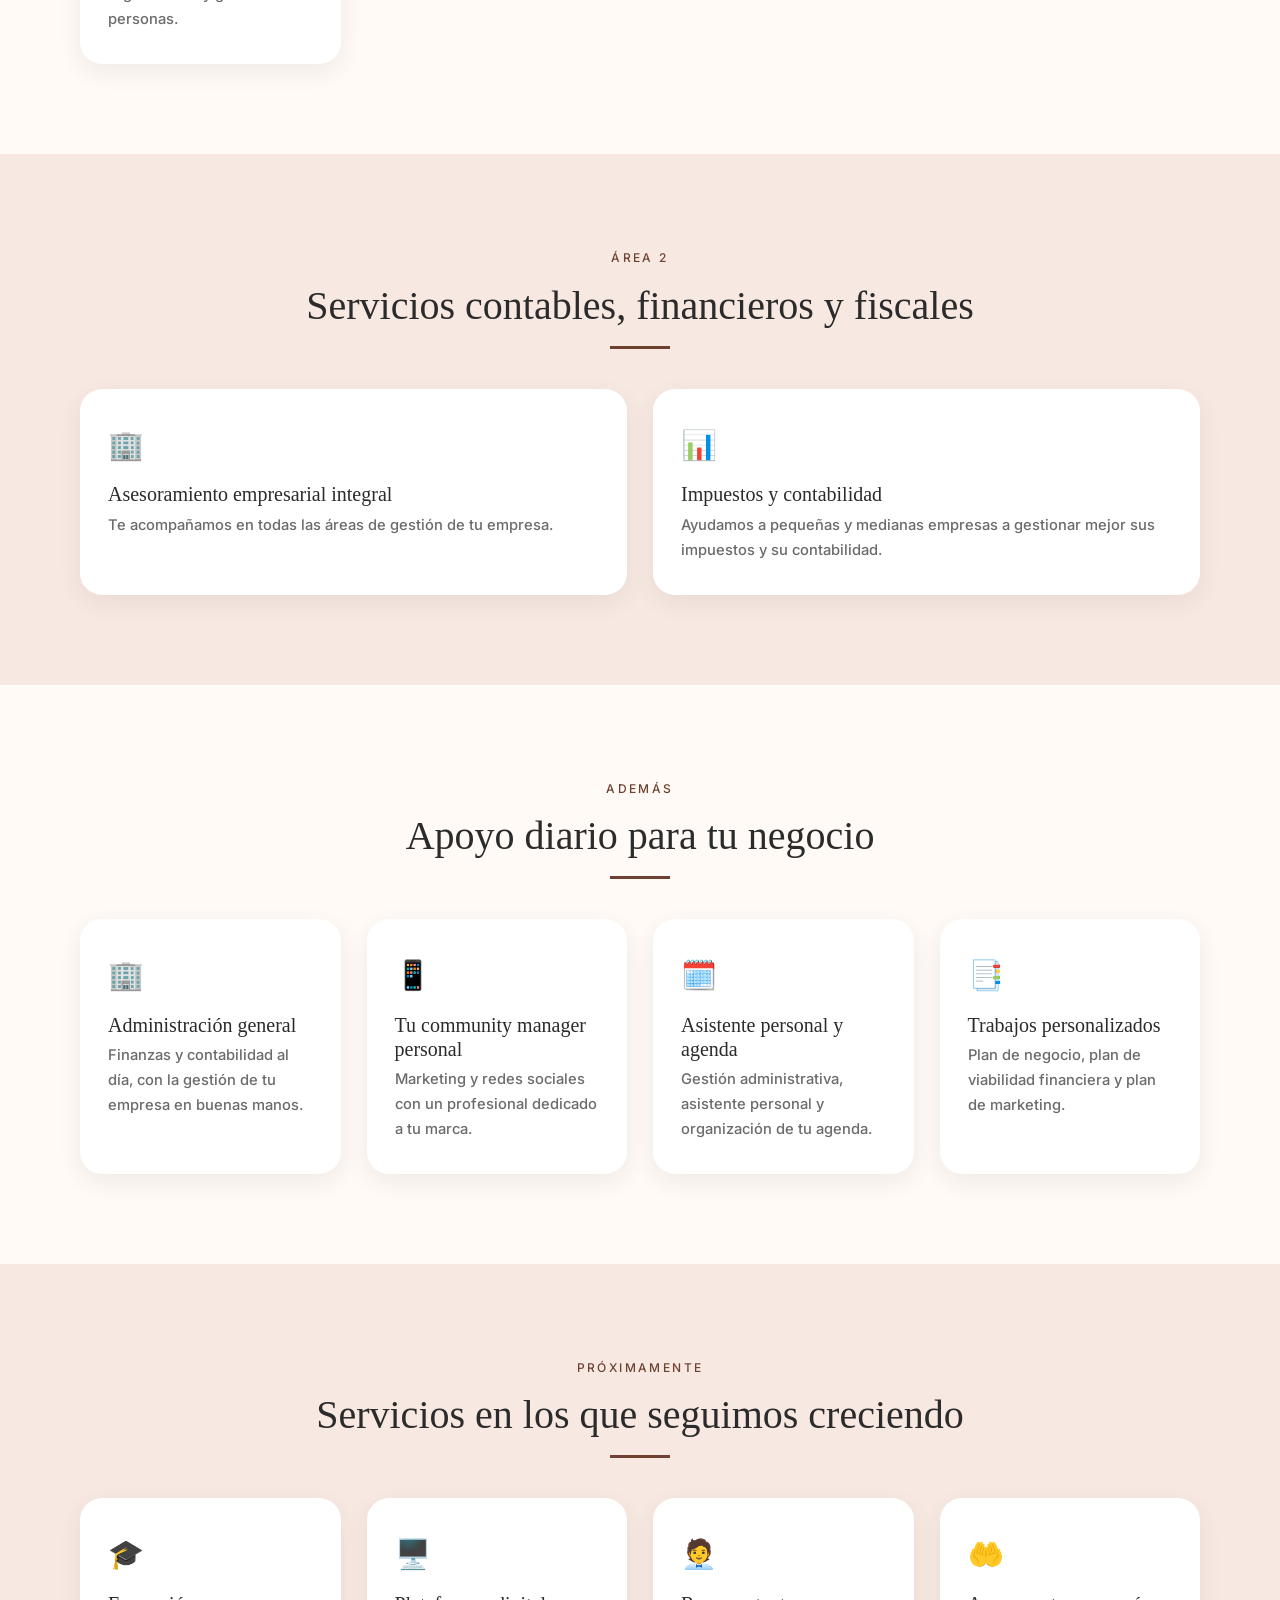
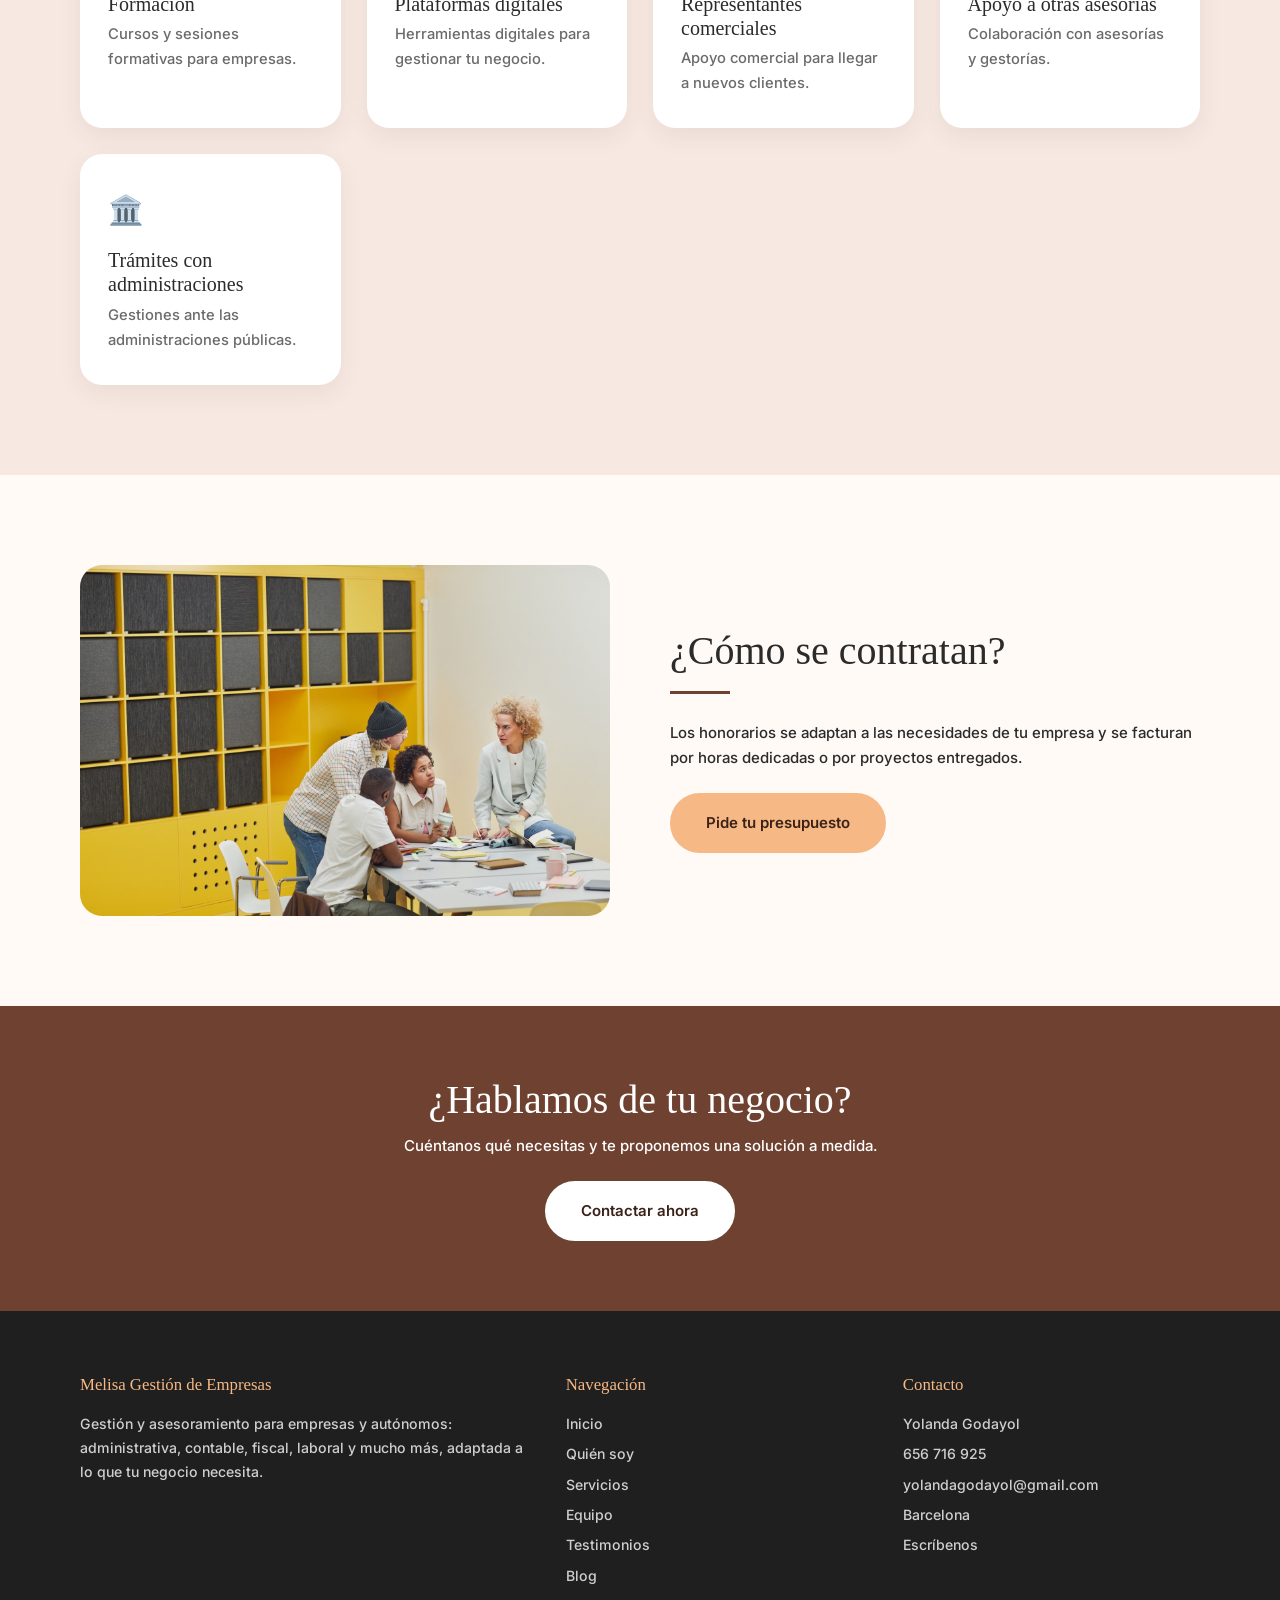
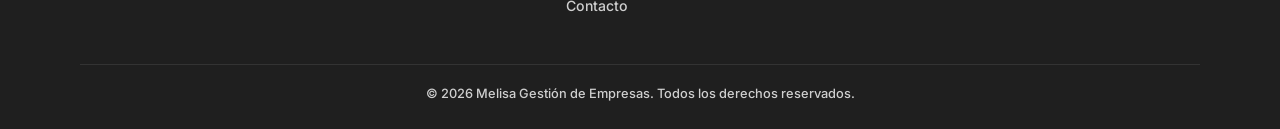
<file: servicios.html>
<!DOCTYPE html>
<html lang="es">
<head>
<meta charset="UTF-8">
<meta name="viewport" content="width=device-width, initial-scale=1">
<title>Servicios de gestión contable, fiscal y laboral | Melisa</title>
<meta name="description" content="Gestión contable, fiscal, laboral, financiera, marketing, Kit Digital, asesoramiento jurídico y planes de empresa para autónomos y pymes.">
<meta name="robots" content="index, follow">
<link rel="canonical" href="https://TU-DOMINIO.com/servicios.html">
<meta property="og:type" content="website">
<meta property="og:locale" content="es_ES">
<meta property="og:site_name" content="Melisa Gestión de Empresas">
<meta property="og:title" content="Servicios de gestión contable, fiscal y laboral | Melisa">
<meta property="og:description" content="Gestión contable, fiscal, laboral, financiera, marketing, Kit Digital, asesoramiento jurídico y planes de empresa para autónomos y pymes.">
<meta property="og:url" content="https://TU-DOMINIO.com/servicios.html">
<meta property="og:image" content="https://TU-DOMINIO.com/img/escritorio.jpg">
<link rel="stylesheet" href="css/style.css">
</head>
<body>
<header><div class="contenedor nav">
  <a href="index.html" class="logo">Melisa <span>Gestión de empresas</span></a>
  <nav aria-label="Principal"><ul><li><a href="index.html">Inicio</a></li><li><a href="quienes-somos.html">Quién soy</a></li><li><a href="servicios.html" class="activo">Servicios</a></li><li><a href="equipo.html">Equipo</a></li><li><a href="testimonios.html">Testimonios</a></li><li><a href="blog.html">Blog</a></li><li><a href="contacto.html">Contacto</a></li></ul></nav>
  <button class="burger" aria-label="Abrir menú" aria-expanded="false">&#9776;</button>
</div></header>
<main>

<section class="cabecera-pagina"><div class="contenedor"><span class="etiqueta">Servicios</span><h1>Soluciones para cada área de tu negocio</h1><p class="lead">Me especializo en dos grandes áreas: servicios de gestión y servicios contables, financieros y fiscales.</p></div></section>
<section><div class="contenedor"><div class="fade centro"><span class="etiqueta">Área 1</span><h2>Servicios de gestión</h2><div class="linea"></div><p class="lead">Una amplia variedad de trabajos administrativos y de gestión, entre muchos más.</p></div><div class="tarjetas"><article class="tarjeta fade"><div class="icono">📒</div><h3>Gestión contable y fiscal</h3><p>Asesoramiento y gestión contable y fiscal para empresas.</p></article><article class="tarjeta fade"><div class="icono">👥</div><h3>Gestión laboral</h3><p>Contratos, nóminas y trámites laborales de tu plantilla.</p></article><article class="tarjeta fade"><div class="icono">🗂️</div><h3>Gestión administrativa</h3><p>Apoyo en las tareas administrativas del día a día.</p></article><article class="tarjeta fade"><div class="icono">🧾</div><h3>Clientes y facturación</h3><p>Gestión de clientes y de la facturación de tu negocio.</p></article><article class="tarjeta fade"><div class="icono">🚚</div><h3>Gestión de proveedores</h3><p>Seguimiento y organización de proveedores y pagos.</p></article><article class="tarjeta fade"><div class="icono">💶</div><h3>Gestión financiera</h3><p>Control financiero para decidir con información.</p></article><article class="tarjeta fade"><div class="icono">📣</div><h3>Gestión de marketing</h3><p>Estrategia y acciones de marketing para tu marca.</p></article><article class="tarjeta fade"><div class="icono">💻</div><h3>Gestión Kit Digital</h3><p>Tramitación y apoyo en las ayudas del Kit Digital.</p></article><article class="tarjeta fade"><div class="icono">⚖️</div><h3>Gabinete de abogados</h3><p>Asesoramiento jurídico laboralista y fiscal.</p></article><article class="tarjeta fade"><div class="icono">📋</div><h3>Plan de empresa</h3><p>Planes de negocio, de viabilidad y de marketing.</p></article><article class="tarjeta fade"><div class="icono">🛡️</div><h3>Seguros de empresa</h3><p>Búsqueda y gestión de los seguros que necesitas.</p></article><article class="tarjeta fade"><div class="icono">🔒</div><h3>Protección de datos y prevención</h3><p>Protección de datos, prevención de riesgos y de acoso laboral.</p></article><article class="tarjeta fade"><div class="icono">🤝</div><h3>Recursos humanos</h3><p>Apoyo en selección, organización y gestión de personas.</p></article></div></div></section>
<section class="suave"><div class="contenedor"><div class="fade centro"><span class="etiqueta">Área 2</span><h2>Servicios contables, financieros y fiscales</h2><div class="linea"></div></div><div class="tarjetas"><article class="tarjeta fade"><div class="icono">🏢</div><h3>Asesoramiento empresarial integral</h3><p>Te acompañamos en todas las áreas de gestión de tu empresa.</p></article><article class="tarjeta fade"><div class="icono">📊</div><h3>Impuestos y contabilidad</h3><p>Ayudamos a pequeñas y medianas empresas a gestionar mejor sus impuestos y su contabilidad.</p></article></div></div></section>
<section><div class="contenedor"><div class="fade centro"><span class="etiqueta">Además</span><h2>Apoyo diario para tu negocio</h2><div class="linea"></div></div><div class="tarjetas"><article class="tarjeta fade"><div class="icono">🏢</div><h3>Administración general</h3><p>Finanzas y contabilidad al día, con la gestión de tu empresa en buenas manos.</p></article><article class="tarjeta fade"><div class="icono">📱</div><h3>Tu community manager personal</h3><p>Marketing y redes sociales con un profesional dedicado a tu marca.</p></article><article class="tarjeta fade"><div class="icono">🗓️</div><h3>Asistente personal y agenda</h3><p>Gestión administrativa, asistente personal y organización de tu agenda.</p></article><article class="tarjeta fade"><div class="icono">📑</div><h3>Trabajos personalizados</h3><p>Plan de negocio, plan de viabilidad financiera y plan de marketing.</p></article></div></div></section>
<section class="suave"><div class="contenedor"><div class="fade centro"><span class="etiqueta">Próximamente</span><h2>Servicios en los que seguimos creciendo</h2><div class="linea"></div></div><div class="tarjetas"><article class="tarjeta fade"><div class="icono">🎓</div><h3>Formación</h3><p>Cursos y sesiones formativas para empresas.</p></article><article class="tarjeta fade"><div class="icono">🖥️</div><h3>Plataformas digitales</h3><p>Herramientas digitales para gestionar tu negocio.</p></article><article class="tarjeta fade"><div class="icono">🧑‍💼</div><h3>Representantes comerciales</h3><p>Apoyo comercial para llegar a nuevos clientes.</p></article><article class="tarjeta fade"><div class="icono">🤲</div><h3>Apoyo a otras asesorías</h3><p>Colaboración con asesorías y gestorías.</p></article><article class="tarjeta fade"><div class="icono">🏛️</div><h3>Trámites con administraciones</h3><p>Gestiones ante las administraciones públicas.</p></article></div></div></section>
<section><div class="contenedor dos-col"><div class="fade"><img src="img/escritorio.jpg" alt="Espacio de trabajo organizado"></div>
<div class="fade"><h2>¿Cómo se contratan?</h2><div class="linea"></div><p>Los honorarios se adaptan a las necesidades de tu empresa y se facturan por horas dedicadas o por proyectos entregados.</p><p style="margin-top:1.4rem"><a class="btn" href="contacto.html">Pide tu presupuesto</a></p></div></div></section>
<section class="cta"><div class="contenedor fade"><h2>¿Hablamos de tu negocio?</h2><p>Cuéntanos qué necesitas y te proponemos una solución a medida.</p><a class="btn" href="contacto.html">Contactar ahora</a></div></section>
</main>
<footer><div class="contenedor">
  <div class="cols">
    <div><h4>Melisa Gestión de Empresas</h4><p>Gestión y asesoramiento para empresas y autónomos: administrativa, contable, fiscal, laboral y mucho más, adaptada a lo que tu negocio necesita.</p></div>
    <div><h4>Navegación</h4><ul><li><a href="index.html">Inicio</a></li><li><a href="quienes-somos.html">Quién soy</a></li><li><a href="servicios.html">Servicios</a></li><li><a href="equipo.html">Equipo</a></li><li><a href="testimonios.html">Testimonios</a></li><li><a href="blog.html">Blog</a></li><li><a href="contacto.html">Contacto</a></li></ul></div>
    <div><h4>Contacto</h4><ul><li>Yolanda Godayol</li><li><a href="tel:+34656716925">656 716 925</a></li><li><a href="mailto:yolandagodayol@gmail.com">yolandagodayol@gmail.com</a></li><li>Barcelona</li><li><a href="contacto.html">Escríbenos</a></li></ul></div>
  </div>
  <p class="copy">© 2026 Melisa Gestión de Empresas. Todos los derechos reservados.</p>
</div></footer>
<script src="js/main.js"></script>
</body>
</html>
</file>
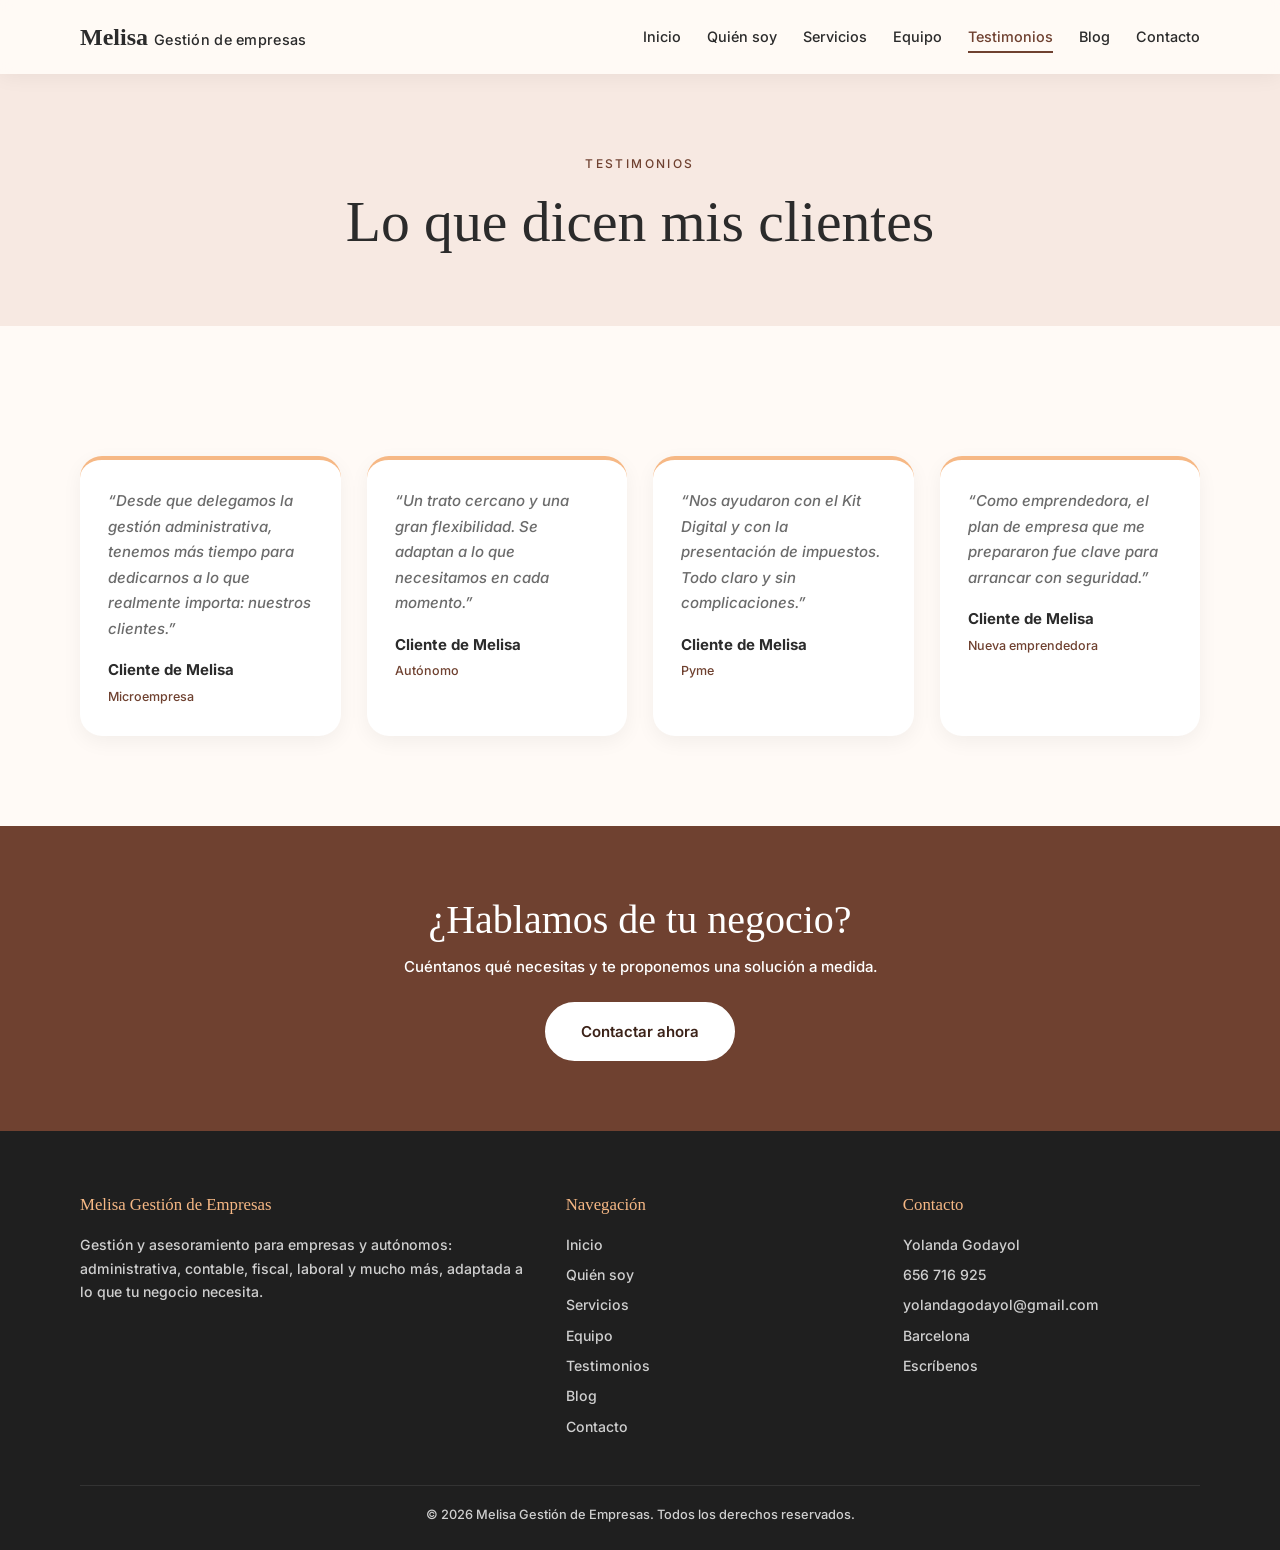
<file: testimonios.html>
<!DOCTYPE html>
<html lang="es">
<head>
<meta charset="UTF-8">
<meta name="viewport" content="width=device-width, initial-scale=1">
<title>Opiniones de clientes | Melisa Gestión de Empresas</title>
<meta name="description" content="Opiniones de autónomos y empresas que confían en Melisa para la gestión de su negocio.">
<meta name="robots" content="index, follow">
<link rel="canonical" href="https://TU-DOMINIO.com/testimonios.html">
<meta property="og:type" content="website">
<meta property="og:locale" content="es_ES">
<meta property="og:site_name" content="Melisa Gestión de Empresas">
<meta property="og:title" content="Opiniones de clientes | Melisa Gestión de Empresas">
<meta property="og:description" content="Opiniones de autónomos y empresas que confían en Melisa para la gestión de su negocio.">
<meta property="og:url" content="https://TU-DOMINIO.com/testimonios.html">
<meta property="og:image" content="https://TU-DOMINIO.com/img/escritorio.jpg">
<link rel="stylesheet" href="css/style.css">
</head>
<body>
<header><div class="contenedor nav">
  <a href="index.html" class="logo">Melisa <span>Gestión de empresas</span></a>
  <nav aria-label="Principal"><ul><li><a href="index.html">Inicio</a></li><li><a href="quienes-somos.html">Quién soy</a></li><li><a href="servicios.html">Servicios</a></li><li><a href="equipo.html">Equipo</a></li><li><a href="testimonios.html" class="activo">Testimonios</a></li><li><a href="blog.html">Blog</a></li><li><a href="contacto.html">Contacto</a></li></ul></nav>
  <button class="burger" aria-label="Abrir menú" aria-expanded="false">&#9776;</button>
</div></header>
<main>

<section class="cabecera-pagina"><div class="contenedor"><span class="etiqueta">Testimonios</span><h1>Lo que dicen mis clientes</h1></div></section>
<section><div class="contenedor"><div class="tarjetas"><blockquote class="testimonio fade"><p>“Desde que delegamos la gestión administrativa, tenemos más tiempo para dedicarnos a lo que realmente importa: nuestros clientes.”</p><b>Cliente de Melisa</b><small>Microempresa</small></blockquote><blockquote class="testimonio fade"><p>“Un trato cercano y una gran flexibilidad. Se adaptan a lo que necesitamos en cada momento.”</p><b>Cliente de Melisa</b><small>Autónomo</small></blockquote><blockquote class="testimonio fade"><p>“Nos ayudaron con el Kit Digital y con la presentación de impuestos. Todo claro y sin complicaciones.”</p><b>Cliente de Melisa</b><small>Pyme</small></blockquote><blockquote class="testimonio fade"><p>“Como emprendedora, el plan de empresa que me prepararon fue clave para arrancar con seguridad.”</p><b>Cliente de Melisa</b><small>Nueva emprendedora</small></blockquote></div></div></section>
<section class="cta"><div class="contenedor fade"><h2>¿Hablamos de tu negocio?</h2><p>Cuéntanos qué necesitas y te proponemos una solución a medida.</p><a class="btn" href="contacto.html">Contactar ahora</a></div></section>
</main>
<footer><div class="contenedor">
  <div class="cols">
    <div><h4>Melisa Gestión de Empresas</h4><p>Gestión y asesoramiento para empresas y autónomos: administrativa, contable, fiscal, laboral y mucho más, adaptada a lo que tu negocio necesita.</p></div>
    <div><h4>Navegación</h4><ul><li><a href="index.html">Inicio</a></li><li><a href="quienes-somos.html">Quién soy</a></li><li><a href="servicios.html">Servicios</a></li><li><a href="equipo.html">Equipo</a></li><li><a href="testimonios.html">Testimonios</a></li><li><a href="blog.html">Blog</a></li><li><a href="contacto.html">Contacto</a></li></ul></div>
    <div><h4>Contacto</h4><ul><li>Yolanda Godayol</li><li><a href="tel:+34656716925">656 716 925</a></li><li><a href="mailto:yolandagodayol@gmail.com">yolandagodayol@gmail.com</a></li><li>Barcelona</li><li><a href="contacto.html">Escríbenos</a></li></ul></div>
  </div>
  <p class="copy">© 2026 Melisa Gestión de Empresas. Todos los derechos reservados.</p>
</div></footer>
<script src="js/main.js"></script>
</body>
</html>
</file>
<file: css/style.css>
/* MELISA WORK OUTSOURCING — estilos */
@import url('https://fonts.googleapis.com/css2?family=Inter:wght@400;500;600&display=swap');
:root{
  --oro:#6F4130; --oro-claro:#8A5642; --oro-vivo:#F6B885; --oro-pastel:#F6B885;
  --acento:#F6B885;
  --texto:#2b2b2b; --gris:#6b6b6b; --fondo:#FFFAF6; --fondo-suave:#F7E9E2; --borde:#E8D3CC;
  --titulos:'Abyssinica SIL','Abyssinica',Georgia,'Times New Roman',serif;
}
*{box-sizing:border-box;margin:0;padding:0}
html{scroll-behavior:smooth}
body{font-family:'Inter',Arial,sans-serif;font-size:15px;font-weight:500;color:var(--texto);background:var(--fondo);line-height:1.7}
img{max-width:100%;display:block}
a{color:inherit;text-decoration:none}
h1,h2,h3{font-family:var(--titulos);font-weight:500;line-height:1.2}
h1{font-size:clamp(2.2rem,5vw,3.6rem)}
h2{font-size:clamp(1.8rem,3.5vw,2.5rem);margin-bottom:.6rem}
h3{font-size:1.25rem;margin-bottom:.4rem}
.contenedor{width:min(1120px,92%);margin-inline:auto}
section{padding:90px 0}
.suave{background:var(--fondo-suave)}
.etiqueta{display:inline-block;color:var(--oro);letter-spacing:.2em;text-transform:uppercase;font-size:.75rem;margin-bottom:.8rem}
.linea{width:60px;height:3px;background:var(--oro);margin:1rem 0 1.6rem}
.centro{text-align:center}.centro .linea{margin-inline:auto}
.lead{color:var(--gris);max-width:650px}
.centro .lead{margin-inline:auto}

/* Cabecera */
header{position:fixed;top:0;left:0;right:0;z-index:50;background:rgba(255,255,255,.96);border-bottom:1px solid var(--borde);backdrop-filter:blur(6px)}
.nav{display:flex;align-items:center;justify-content:space-between;height:74px}
.logo{font-family:var(--titulos);font-size:1.35rem;letter-spacing:.04em}
.logo span{color:var(--oro)}
.logo small{display:block;font-family:'Inter',sans-serif;font-size:.62rem;letter-spacing:.3em;color:var(--gris)}
nav ul{display:flex;gap:26px;list-style:none}
nav a{font-size:.9rem;padding:6px 0;border-bottom:2px solid transparent;transition:.25s}
nav a:hover,nav a.activo{border-color:var(--oro);color:var(--oro)}
.burger{display:none;background:none;border:0;font-size:1.8rem;cursor:pointer;color:var(--texto)}

/* Botones */
.btn{display:inline-block;padding:13px 30px;background:var(--oro);color:#fff;border:2px solid var(--oro);font:inherit;font-weight:600;cursor:pointer;transition:.25s}
.btn:hover{background:var(--oro-claro);border-color:var(--oro-claro);transform:translateY(-2px)}
.btn.sec{background:transparent;color:var(--texto)}
.btn.sec:hover{background:var(--oro);color:#fff}
.enlace{color:var(--oro);font-weight:600}
.enlace:hover{text-decoration:underline}

/* Hero */
.hero{padding:150px 0 90px;background:linear-gradient(120deg,var(--fondo-suave) 55%,#fff)}
.hero .grid{display:grid;grid-template-columns:1.1fr 1fr;gap:50px;align-items:center}
.hero p{margin:1.2rem 0 2rem;color:var(--gris);max-width:520px}
.hero .botones{display:flex;gap:14px;flex-wrap:wrap}
.cabecera-pagina{padding:150px 0 70px;background:var(--fondo-suave);text-align:center}
.cabecera-pagina .lead{margin:0 auto}

/* Fotos dobles */
.fotos-dobles{position:relative;min-height:440px}
.fotos-dobles img{position:absolute;object-fit:cover;box-shadow:0 18px 40px rgba(0,0,0,.15);border:6px solid #fff}
.fotos-dobles .f1{width:68%;height:300px;top:0;right:0}
.fotos-dobles .f2{width:50%;height:340px;bottom:0;left:0}
.fotos-dobles.inversa .f1{right:auto;left:0}
.fotos-dobles.inversa .f2{left:auto;right:0}

.dos-col{display:grid;grid-template-columns:1fr 1fr;gap:60px;align-items:center}
.dos-col p+p{margin-top:1rem}
.cifras{display:grid;grid-template-columns:repeat(3,1fr);gap:20px;margin-top:2rem}
.cifras strong{display:block;font-family:var(--titulos);font-size:1.7rem;color:var(--oro)}
.cifras span{font-size:.85rem;color:var(--gris)}

/* Tarjetas */
.tarjetas{display:grid;grid-template-columns:repeat(auto-fit,minmax(250px,1fr));gap:26px;margin-top:2.5rem}
.tarjeta{background:#fff;border:1px solid var(--borde);padding:32px 28px;transition:.3s;border-top:3px solid var(--oro)}
.tarjeta:hover{transform:translateY(-6px);box-shadow:0 14px 30px rgba(111,65,48,.18)}
.tarjeta .icono{font-size:1.8rem;margin-bottom:.8rem}
.tarjeta p{color:var(--gris);font-size:.92rem}
.tarjeta ul{margin:.6rem 0 0 1.1rem;color:var(--gris);font-size:.9rem}

/* Equipo */
.equipo{display:grid;grid-template-columns:repeat(auto-fit,minmax(260px,1fr));gap:30px;margin-top:2.5rem}
.persona{background:#fff;border:1px solid var(--borde);overflow:hidden}
.persona img{height:260px;width:100%;object-fit:cover}
.persona div{padding:22px}
.persona em{color:var(--oro);font-style:normal;font-size:.85rem}

/* Testimonios */
.testimonio{background:#fff;border-left:4px solid var(--oro);padding:28px;box-shadow:0 6px 20px rgba(0,0,0,.05)}
.testimonio p{font-style:italic;color:var(--gris)}
.testimonio b{display:block;margin-top:1rem}
.testimonio small{color:var(--oro)}

/* Blog */
.entrada img{height:200px;width:100%;object-fit:cover}
.entrada .cuerpo{padding:22px}
.entrada time{font-size:.78rem;color:var(--oro);letter-spacing:.1em}
.entrada{background:#fff;border:1px solid var(--borde)}

/* Franja CTA */
.cta{background:var(--oro);color:#fff;text-align:center;padding:70px 0}
.cta .btn{background:#fff;color:var(--texto);border-color:#fff;margin-top:1.4rem}
.cta .btn:hover{background:var(--acento);color:var(--texto);border-color:var(--acento)}
.cta .btn:hover{background:var(--texto);color:#fff;border-color:var(--texto)}

/* Contacto */
.contacto{display:grid;grid-template-columns:1fr 1.3fr;gap:50px}
.datos li{list-style:none;margin-bottom:1.1rem}
.datos b{display:block;color:var(--oro);font-size:.8rem;letter-spacing:.15em;text-transform:uppercase}
form{display:grid;gap:16px}
label{font-size:.85rem;display:block;margin-bottom:4px}
input,select,textarea{width:100%;padding:12px 14px;border:1px solid var(--borde);font:inherit;background:#fff}
input:focus,select:focus,textarea:focus{outline:2px solid var(--oro-claro);border-color:var(--oro)}
.error{color:#b3261e;font-size:.78rem;min-height:1em;display:block}
.check{display:flex;gap:10px;align-items:flex-start;font-size:.82rem}
.check input{width:auto;margin-top:5px}
#mensaje-form{padding:14px;background:#f1f8e9;border:1px solid #9ccc65;display:none}
.mapa{margin-top:2rem;height:220px;background:var(--fondo-suave);border:1px dashed var(--oro);display:grid;place-items:center;color:var(--gris);text-align:center;padding:1rem}

footer{background:#1f1f1f;color:#cfcfcf;padding:60px 0 24px;font-size:.88rem}
footer .cols{display:grid;grid-template-columns:1.5fr 1fr 1fr;gap:40px}
footer h4{color:var(--acento);font-family:var(--titulos);font-weight:500;margin-bottom:.8rem;font-size:1.05rem}
footer a:hover{color:var(--acento)}
footer li{list-style:none;margin-bottom:.4rem}
footer .copy{margin-top:40px;padding-top:18px;border-top:1px solid #333;text-align:center;font-size:.8rem}

/* Efecto fade-in */
.fade{opacity:0;transform:translateY(34px);transition:opacity .9s ease,transform .9s ease}
.fade.visible{opacity:1;transform:none}

@media(max-width:860px){
  .burger{display:block}
  nav ul{position:absolute;top:74px;left:0;right:0;background:#fff;flex-direction:column;gap:0;border-bottom:1px solid var(--borde);display:none}
  nav ul.abierto{display:flex}
  nav li a{display:block;padding:14px 5%}
  .hero .grid,.dos-col,.contacto,footer .cols{grid-template-columns:1fr}
  section{padding:60px 0}
  .fotos-dobles{min-height:380px}
}
@media(prefers-reduced-motion:reduce){.fade{transition:none;opacity:1;transform:none}html{scroll-behavior:auto}}

.lista-ventajas{list-style:none;display:grid;gap:12px;margin-top:1.2rem}
.lista-ventajas li{padding-left:28px;position:relative;font-size:.95rem}
.lista-ventajas li::before{content:"✓";position:absolute;left:0;color:var(--oro);font-weight:700}

/* ===== Look v2: hero a pantalla completa, botones redondeados, tarjetas suaves ===== */
:root{--radio:22px;--tinta:#3b2218}
body{background:var(--fondo)}
header{background:rgba(255,250,246,.96);border-bottom:0;box-shadow:0 2px 20px rgba(0,0,0,.06);transition:background .3s,box-shadow .3s}
.logo{font-weight:700;font-size:1.5rem;letter-spacing:0}
.logo span{font-family:'Inter',Arial,sans-serif;font-size:.9rem;font-weight:500;color:inherit;letter-spacing:.02em}
body.home header:not(.scrolled){background:transparent;box-shadow:none}
body.home header:not(.scrolled) .logo,body.home header:not(.scrolled) nav a,body.home header:not(.scrolled) .burger{color:#fff}
body.home header:not(.scrolled) nav a:hover,body.home header:not(.scrolled) nav a.activo{color:var(--acento);border-color:var(--acento)}

.btn{border-radius:999px;background:var(--acento);border-color:var(--acento);color:var(--tinta);padding:15px 34px}
.btn:hover{background:var(--oro);border-color:var(--oro);color:#fff}
.btn.sec{background:transparent;border-color:currentColor;color:var(--texto)}
.btn.sec:hover{background:var(--oro);border-color:var(--oro);color:#fff}

.hero-full{position:relative;min-height:100vh;display:flex;align-items:center;padding:130px 0 70px;color:#fff;overflow:hidden}
.hero-full .hero-bg{position:absolute;inset:0;width:100%;height:100%;object-fit:cover}
.hero-full::before{content:"";position:absolute;inset:0;background:linear-gradient(rgba(40,28,24,.74),rgba(40,28,24,.6));z-index:1}
.hero-full .contenedor{position:relative;z-index:2}
.pildora{display:inline-block;background:var(--acento);color:var(--tinta);font-weight:600;font-size:.95rem;padding:11px 24px;border-radius:999px;margin-bottom:1.4rem}
.hero-full h1{max-width:780px;font-weight:700;color:#fff}
.hero-full p{color:#f3e9e4;max-width:580px;font-size:1.1rem;margin:1.4rem 0 2rem}
.hero-full .botones{display:flex;gap:14px;flex-wrap:wrap}
.hero-full .btn.sec{color:#fff;border-color:#fff}
.hero-full .btn.sec:hover{background:#fff;color:var(--tinta);border-color:#fff}
.stats{display:flex;gap:14px;flex-wrap:wrap;margin-top:2.4rem}
.stat{background:rgba(255,255,255,.14);backdrop-filter:blur(8px);border:1px solid rgba(255,255,255,.28);border-radius:18px;padding:12px 22px;display:flex;align-items:baseline;gap:12px}
.stat b{font-family:var(--titulos);font-size:1.9rem;font-weight:700;color:var(--acento)}
.stat span{font-size:.95rem}

.fotos-dobles img{border-radius:28px;border:0;box-shadow:0 18px 40px rgba(60,35,25,.14)}
.fotos-dobles .f2{border:10px solid var(--fondo)}
.dos-col .fade>img{border-radius:var(--radio)!important}
.checks{list-style:none;display:grid;gap:14px;margin-top:1.4rem}
.checks li{display:flex;align-items:center;gap:14px;font-weight:600;font-size:1.05rem}
.checks li::before{content:"✓";flex:none;width:34px;height:34px;border-radius:50%;background:var(--acento);color:var(--tinta);display:grid;place-items:center;font-weight:800}

.tarjeta,.persona,.entrada,.testimonio,.mapa{border-radius:var(--radio)}
.tarjeta{border:0;border-top:0;box-shadow:0 8px 24px rgba(60,35,25,.07)}
.persona,.entrada{border:0;box-shadow:0 8px 24px rgba(60,35,25,.07)}
.testimonio{border-left:0;border-top:4px solid var(--acento)}
input,select,textarea{border-radius:14px}
.cta .btn{background:#fff;color:var(--tinta);border-color:#fff}
.cta .btn:hover{background:var(--acento);border-color:var(--acento);color:var(--tinta)}
@media(max-width:860px){
  body.home header:not(.scrolled) nav ul a{color:var(--texto)}
  .hero-full{min-height:auto;padding:120px 0 60px}
}
</file>
